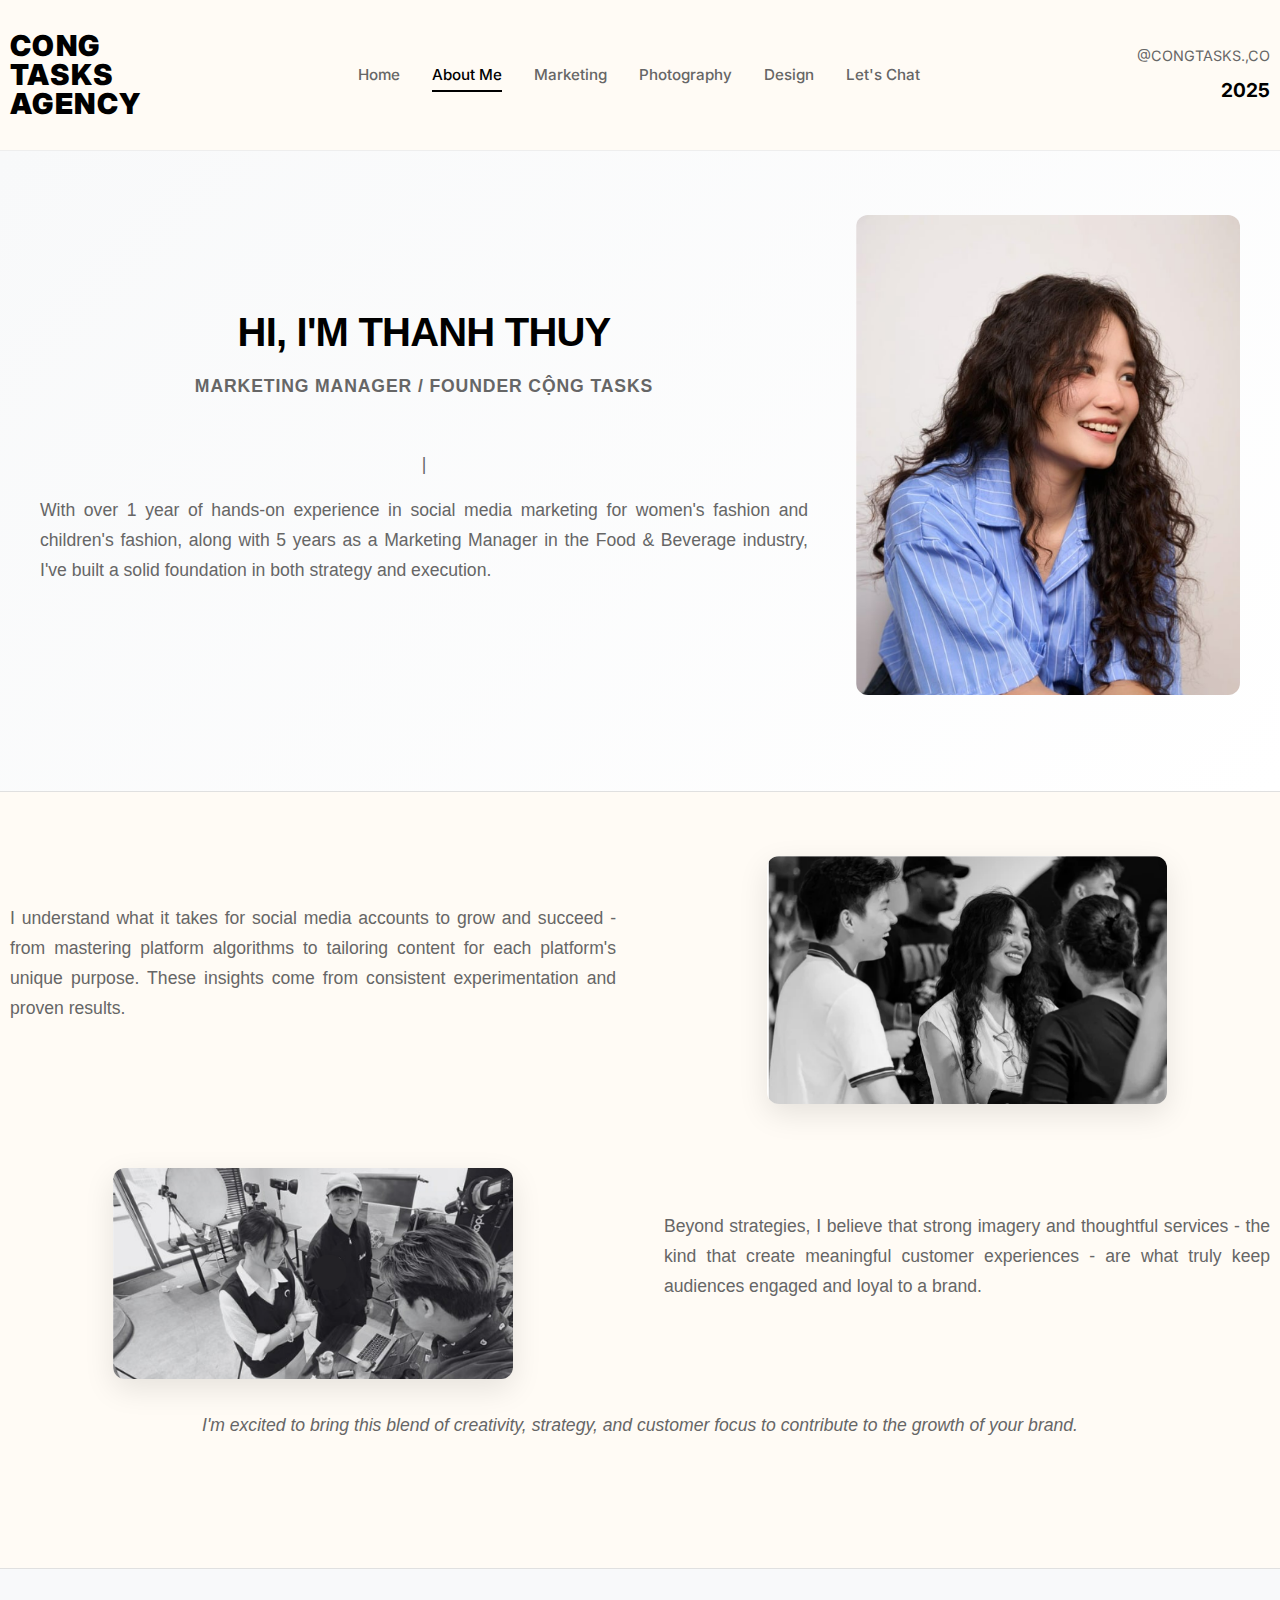
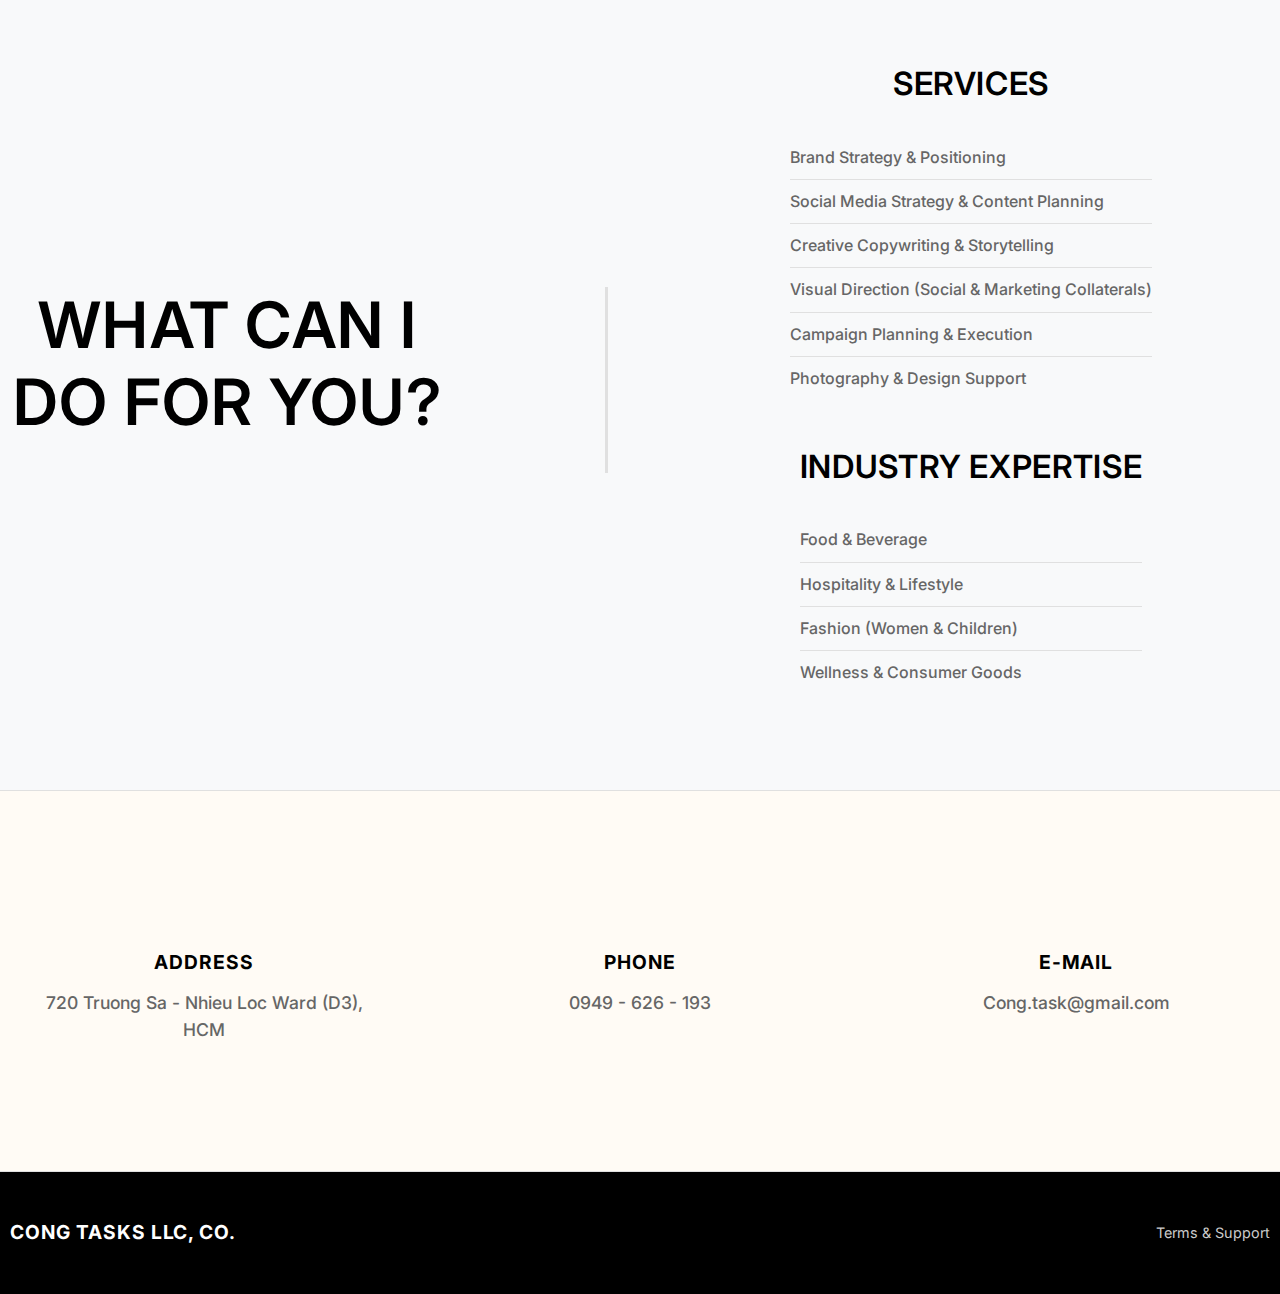
<file: congtasks-website/about.html>
<!DOCTYPE html>
<html lang="vi">
<head>

    <title>About Me - CONG TASKS AGENCY</title>
    <meta name="description" content="Learn about Thanh Thuy, Marketing Manager and Founder of CONG TASKS with experience in F&B and fashion marketing.">
    <link rel="stylesheet" href="css/style.css">
    <link rel="preconnect" href="https://fonts.googleapis.com">
    <link rel="preconnect" href="https://fonts.gstatic.com" crossorigin>
    <link href="https://fonts.googleapis.com/css2?family=Inter:wght@300;400;500;600;700;800;900&display=swap" rel="stylesheet">
</head>
<body>
    <!-- Header Section -->
    <header class="header">
        <div class="container">
            <div class="header-content">
                <div class="logo">
                    <h1><a href="index.html">CONG<br>TASKS<br>AGENCY</a></h1>
                </div>
                <nav class="main-nav">
                    <ul>
                        <li><a href="index.html">Home</a></li>
                        <li><a href="about.html" class="active">About Me</a></li>
                        <li><a href="marketing.html">Marketing</a></li>
                        <li><a href="photography.html">Photography</a></li>
                        <li><a href="design.html">Design</a></li>
                        <li><a href="contact.html">Let's Chat</a></li>
                    </ul>
                </nav>
                <div class="header-contact">
                    <span>@CONGTASKS.,CO</span>
                    <span class="year">2025</span>
                </div>
            </div>
        </div>
    </header>

    <!-- About Hero Section -->
    <section class="about-hero">
        <div class="container">
            <div class="about-hero-content">
                <div class="about-hero-content-left-collumn">
                    <h1 class="about-title">HI, I'M THANH THUY</h1>
                    <p class="about-subtitle">MARKETING MANAGER / FOUNDER CỘNG TASKS</p>
                    <div class="about-hero-symbol">
                        <p>|</p>
                    </div>
                    <p>With over 1 year of hands-on experience in social media marketing for women's fashion and children's fashion, along with 5 years as a Marketing Manager in the Food & Beverage industry, I've built a solid foundation in both strategy and execution.</p>
                </div>

                <div class="about-hero-content-right-collumn">
                    <img src="assets/images/Portrait.png" alt="Thanh Thuy - Founder CONG TASKS" />
                </div>
            </div>
        </div>
    </section>

    
    <!-- About Hero Section 2 -->
    <section class="about-hero-2">
        <div class="container">
            <div class="about-hero-content-2">                
                <div class="about-text-with-image">
                    <!-- Hàng 1: Text trái, Image phải -->
                    <div class="row-1">
                        <div class="text-left">
                            <p>I understand what it takes for social media accounts to grow and succeed - from mastering platform algorithms to tailoring content for each platform's unique purpose. These insights come from consistent experimentation and proven results.</p>
                        </div>
                        <div class="about-image-right">
                            <img src="assets/images/About_Me/aboutme_1.png" alt="About_Me_1_ThanhThuy" />
                        </div>
                    </div>
                    
                    <!-- Hàng 2: Image trái, Text phải -->
                    <div class="row-2">
                        <div class="about-image-left">
                            <img src="assets/images/About_Me/aboutme_2.png" alt="About_Me_2_ThanhThuy" />
                        </div>
                        <div class="text-right">
                            <p>Beyond strategies, I believe that strong imagery and thoughtful services - the kind that create meaningful customer experiences - are what truly keep audiences engaged and loyal to a brand.</p>
                        </div>
                    </div>
                </div>
                
                <div class="about-text-note">
                    <p>I'm excited to bring this blend of creativity, strategy, and customer focus to contribute to the growth of your brand.</p>
                </div>
            </div>
        </div>
    </section>
    
    <!-- Combined Services Section -->
    <section class="about-services-combined">
        <div class="container">
            <div class="services-content">
                <div class="what-can-i-do-column">
                    <h2>WHAT CAN I DO FOR YOU?</h2>
                </div>

                <div class="right-columns">
                    <div class="services-column">
                        <h2>SERVICES</h2>
                        <div class="services-list">
                            <p class="service-text">Brand Strategy & Positioning</p>
                            <p class="service-text">Social Media Strategy & Content Planning</p>
                            <p class="service-text">Creative Copywriting & Storytelling</p>
                            <p class="service-text">Visual Direction (Social & Marketing Collaterals)</p>
                            <p class="service-text">Campaign Planning & Execution</p>
                            <p class="service-text">Photography & Design Support</p>
                        </div>
                    </div>
                    
                    <div class="expertise-column">
                        <h2>INDUSTRY EXPERTISE</h2>
                        <div class="expertise-list">
                            <p class="expertise-text">Food & Beverage</p>
                            <p class="expertise-text">Hospitality & Lifestyle</p>
                            <p class="expertise-text">Fashion (Women & Children)</p>
                            <p class="expertise-text">Wellness & Consumer Goods</p>
                        </div>
                    </div>
                </div>
            </div>
        </div>
    </section>

    <!-- Contact Section -->
    <section class="contact">
        <div class="container">
            <div class="contact-grid">
                <div class="contact-item">
                    <h3>ADDRESS</h3>
                    <p>720 Truong Sa - Nhieu Loc Ward (D3), HCM</p>
                </div>
                
                <div class="contact-item">
                    <h3>PHONE</h3>
                    <p>0949 - 626 - 193</p>
                </div>
                
                <div class="contact-item">
                    <h3>E-MAIL</h3>
                    <p>Cong.task@gmail.com</p>
                </div>
            </div>
        </div>
    </section>

    <!-- Footer -->
    <footer class="footer">
        <div class="container">
            <div class="footer-content">
                <div class="footer-brand">
                    <h3>CONG TASKS LLC, CO.</h3>
                </div>
                <div class="footer-links">
                    <a href="#terms">Terms & Support</a>
                </div>
            </div>
        </div>
    </footer>

    <!-- JavaScript for enhanced interactions -->
    <script src="assets/script.js"></script>
</body>
</html>
</file>
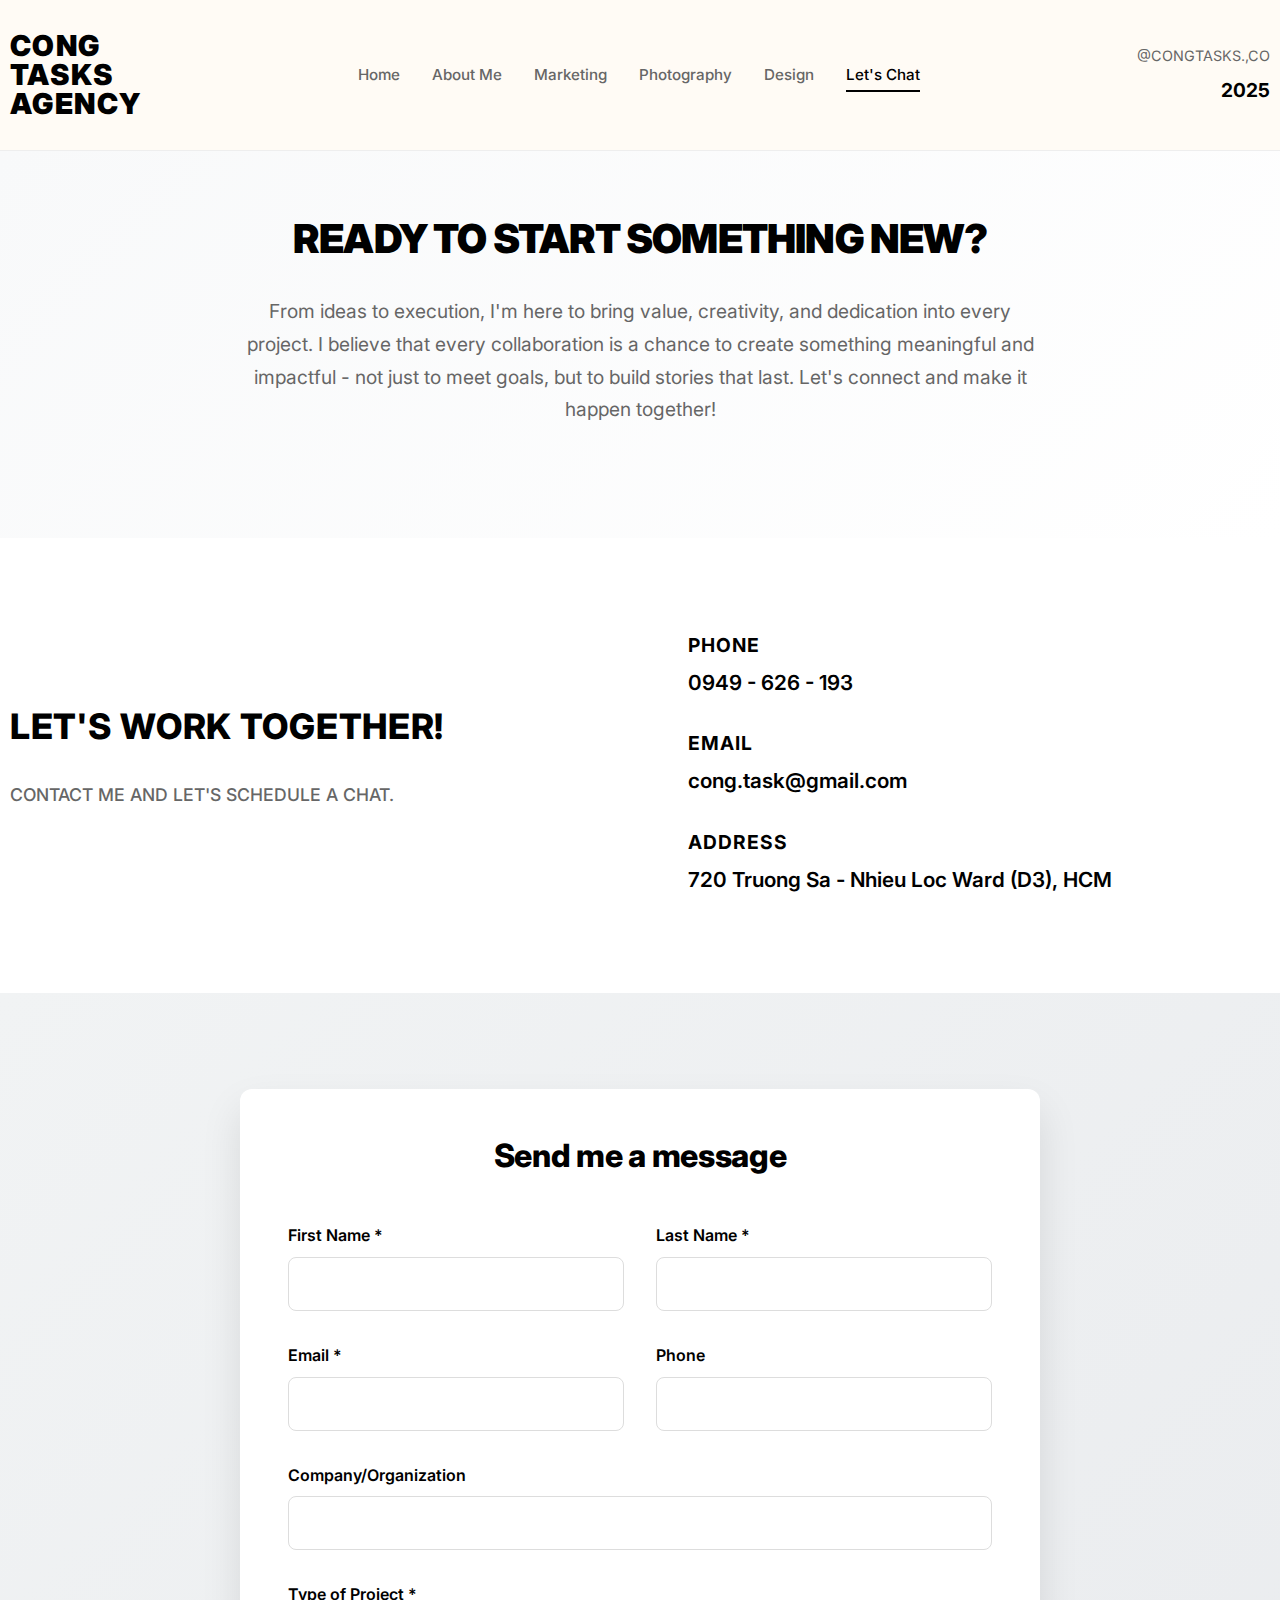
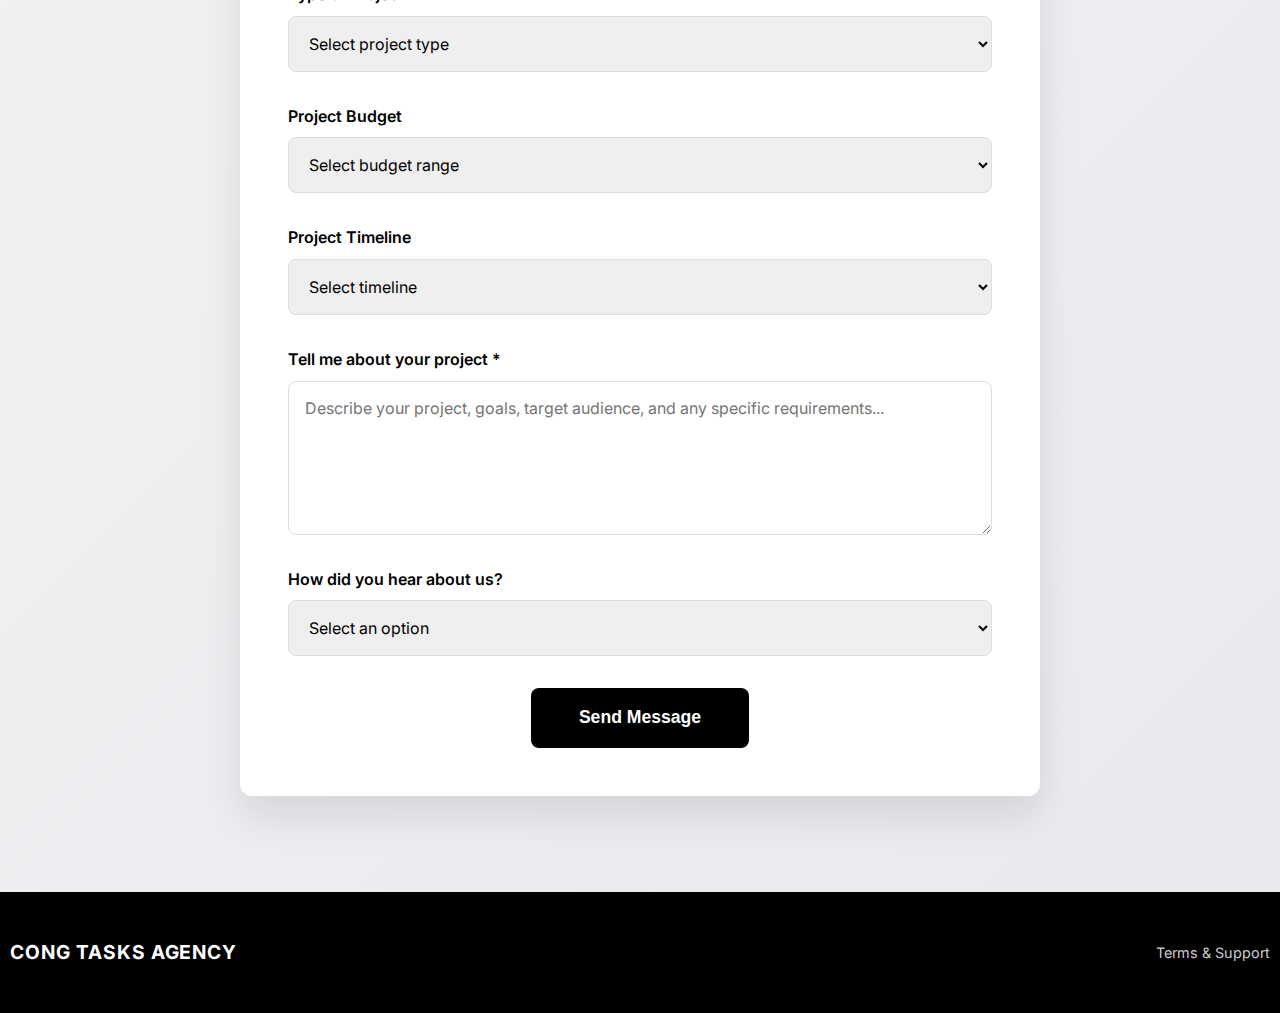
<file: congtasks-website/contact.html>
<!DOCTYPE html>
<html lang="vi">
<head>
    <meta charset="UTF-8">
    <meta name="viewport" content="width=device-width, initial-scale=1.0">
    <title>Let's Chat - CONG TASKS AGENCY</title>
    <meta name="description" content="Ready to start something new? Let's connect and make it happen together!">
    <link rel="stylesheet" href="css/style.css">
    <link rel="preconnect" href="https://fonts.googleapis.com">
    <link rel="preconnect" href="https://fonts.gstatic.com" crossorigin>
    <link href="https://fonts.googleapis.com/css2?family=Inter:wght@300;400;500;600;700;800;900&display=swap" rel="stylesheet">
</head>
<body>
    <!-- Header Section -->
    <header class="header">
        <div class="container">
            <div class="header-content">
                <div class="logo">
                    <h1><a href="index.html">CONG<br>TASKS<br>AGENCY</a></h1>
                </div>
                <nav class="main-nav">
                    <ul>
                        <li><a href="index.html">Home</a></li>
                        <li><a href="about.html">About Me</a></li>
                        <li><a href="marketing.html">Marketing</a></li>
                        <li><a href="photography.html">Photography</a></li>
                        <li><a href="design.html">Design</a></li>
                        <li><a href="contact.html" class="active">Let's Chat</a></li>
                    </ul>
                </nav>
                <div class="header-contact">
                    <span>@CONGTASKS.,CO</span>
                    <span class="year">2025</span>
                </div>
            </div>
        </div>
    </header>

    <!-- Contact Hero Section -->
    <section class="contact-hero">
        <div class="container">
            <div class="contact-hero-content">
                <h1 class="contact-title">READY TO START SOMETHING NEW?</h1>
                <p class="contact-description">From ideas to execution, I'm here to bring value, creativity, and dedication into every project. I believe that every collaboration is a chance to create something meaningful and impactful - not just to meet goals, but to build stories that last. Let's connect and make it happen together!</p>
            </div>
        </div>
    </section>

    <!-- Contact Information Section -->
    <section class="contact-info">
        <div class="container">
            <div class="contact-grid-large">
                <div class="contact-item-large">
                    <h2>LET'S WORK TOGETHER!</h2>
                    <p class="contact-cta">CONTACT ME AND LET'S SCHEDULE A CHAT.</p>
                </div>
                
                <div class="contact-details">
                    <div class="contact-detail">
                        <h3>PHONE</h3>
                        <p class="contact-number">0949 - 626 - 193</p>
                    </div>
                    
                    <div class="contact-detail">
                        <h3>EMAIL</h3>
                        <p class="contact-email">cong.task@gmail.com</p>
                    </div>
                    
                    <div class="contact-detail">
                        <h3>ADDRESS</h3>
                        <p class="contact-address">720 Truong Sa - Nhieu Loc Ward (D3), HCM</p>
                    </div>
                </div>
            </div>
        </div>
    </section>

    <!-- Contact Form Section -->
    <section class="contact-form-section">
        <div class="container">
            <div class="contact-form-container">
                <h2>Send me a message</h2>
                <form class="contact-form" id="contactForm">
                    <div class="form-row">
                        <div class="form-group">
                            <label for="firstName">First Name *</label>
                            <input type="text" id="firstName" name="firstName" required>
                        </div>
                        <div class="form-group">
                            <label for="lastName">Last Name *</label>
                            <input type="text" id="lastName" name="lastName" required>
                        </div>
                    </div>
                    
                    <div class="form-row">
                        <div class="form-group">
                            <label for="email">Email *</label>
                            <input type="email" id="email" name="email" required>
                        </div>
                        <div class="form-group">
                            <label for="phone">Phone</label>
                            <input type="tel" id="phone" name="phone">
                        </div>
                    </div>
                    
                    <div class="form-group">
                        <label for="company">Company/Organization</label>
                        <input type="text" id="company" name="company">
                    </div>
                    
                    <div class="form-group">
                        <label for="projectType">Type of Project *</label>
                        <select id="projectType" name="projectType" required>
                            <option value="">Select project type</option>
                            <option value="branding">Brand Strategy & Positioning</option>
                            <option value="social-media">Social Media Strategy</option>
                            <option value="photography">Photography</option>
                            <option value="design">Design & Visual Identity</option>
                            <option value="marketing">Marketing Campaign</option>
                            <option value="consultation">Consultation</option>
                            <option value="other">Other</option>
                        </select>
                    </div>
                    
                    <div class="form-group">
                        <label for="budget">Project Budget</label>
                        <select id="budget" name="budget">
                            <option value="">Select budget range</option>
                            <option value="under-5m">Under 5M VND</option>
                            <option value="5m-15m">5M - 15M VND</option>
                            <option value="15m-30m">15M - 30M VND</option>
                            <option value="30m-50m">30M - 50M VND</option>
                            <option value="over-50m">Over 50M VND</option>
                            <option value="discuss">Let's discuss</option>
                        </select>
                    </div>
                    
                    <div class="form-group">
                        <label for="timeline">Project Timeline</label>
                        <select id="timeline" name="timeline">
                            <option value="">Select timeline</option>
                            <option value="asap">ASAP</option>
                            <option value="1-month">Within 1 month</option>
                            <option value="2-3-months">2-3 months</option>
                            <option value="3-6-months">3-6 months</option>
                            <option value="6-months-plus">6+ months</option>
                            <option value="flexible">Flexible</option>
                        </select>
                    </div>
                    
                    <div class="form-group">
                        <label for="message">Tell me about your project *</label>
                        <textarea id="message" name="message" rows="6" placeholder="Describe your project, goals, target audience, and any specific requirements..." required></textarea>
                    </div>
                    
                    <div class="form-group">
                        <label for="hearAbout">How did you hear about us?</label>
                        <select id="hearAbout" name="hearAbout">
                            <option value="">Select an option</option>
                            <option value="google">Google Search</option>
                            <option value="social-media">Social Media</option>
                            <option value="referral">Referral</option>
                            <option value="website">Website</option>
                            <option value="networking">Networking Event</option>
                            <option value="existing-client">Existing Client</option>
                            <option value="other">Other</option>
                        </select>
                    </div>
                    
                    <button type="submit" class="submit-btn">Send Message</button>
                </form>
            </div>
        </div>
    </section>

    <!-- Footer -->
    <footer class="footer">
        <div class="container">
            <div class="footer-content">
                <div class="footer-brand">
                    <h3>CONG TASKS AGENCY</h3>
                </div>
                <div class="footer-links">
                    <a href="#terms">Terms & Support</a>
                </div>
            </div>
        </div>
    </footer>

    <!-- JavaScript for enhanced interactions -->
    <script src="assets/script.js"></script>
    <script>
        // Contact form handling
        document.getElementById('contactForm').addEventListener('submit', function(e) {
            e.preventDefault();
            
            // Get form data
            const formData = new FormData(this);
            const data = Object.fromEntries(formData);
            
            // Simple validation
            if (!data.firstName || !data.lastName || !data.email || !data.projectType || !data.message) {
                alert('Please fill in all required fields.');
                return;
            }
            
            // Show success message (in real implementation, you would send this to a server)
            alert('Thank you for your message! I will get back to you within 24 hours.');
            
            // Reset form
            this.reset();
        });
        
        // Click to copy contact info
        document.querySelectorAll('.contact-number, .contact-email, .contact-address').forEach(element => {
            element.style.cursor = 'pointer';
            element.title = 'Click to copy';
            
            element.addEventListener('click', function() {
                const text = this.textContent.trim();
                navigator.clipboard.writeText(text).then(function() {
                    const originalText = element.textContent;
                    element.textContent = 'Copied!';
                    element.style.color = '#4CAF50';
                    
                    setTimeout(() => {
                        element.textContent = originalText;
                        element.style.color = '';
                    }, 1500);
                }).catch(function() {
                    console.log('Copy failed');
                });
            });
        });
    </script>
</body>
</html>
</file>
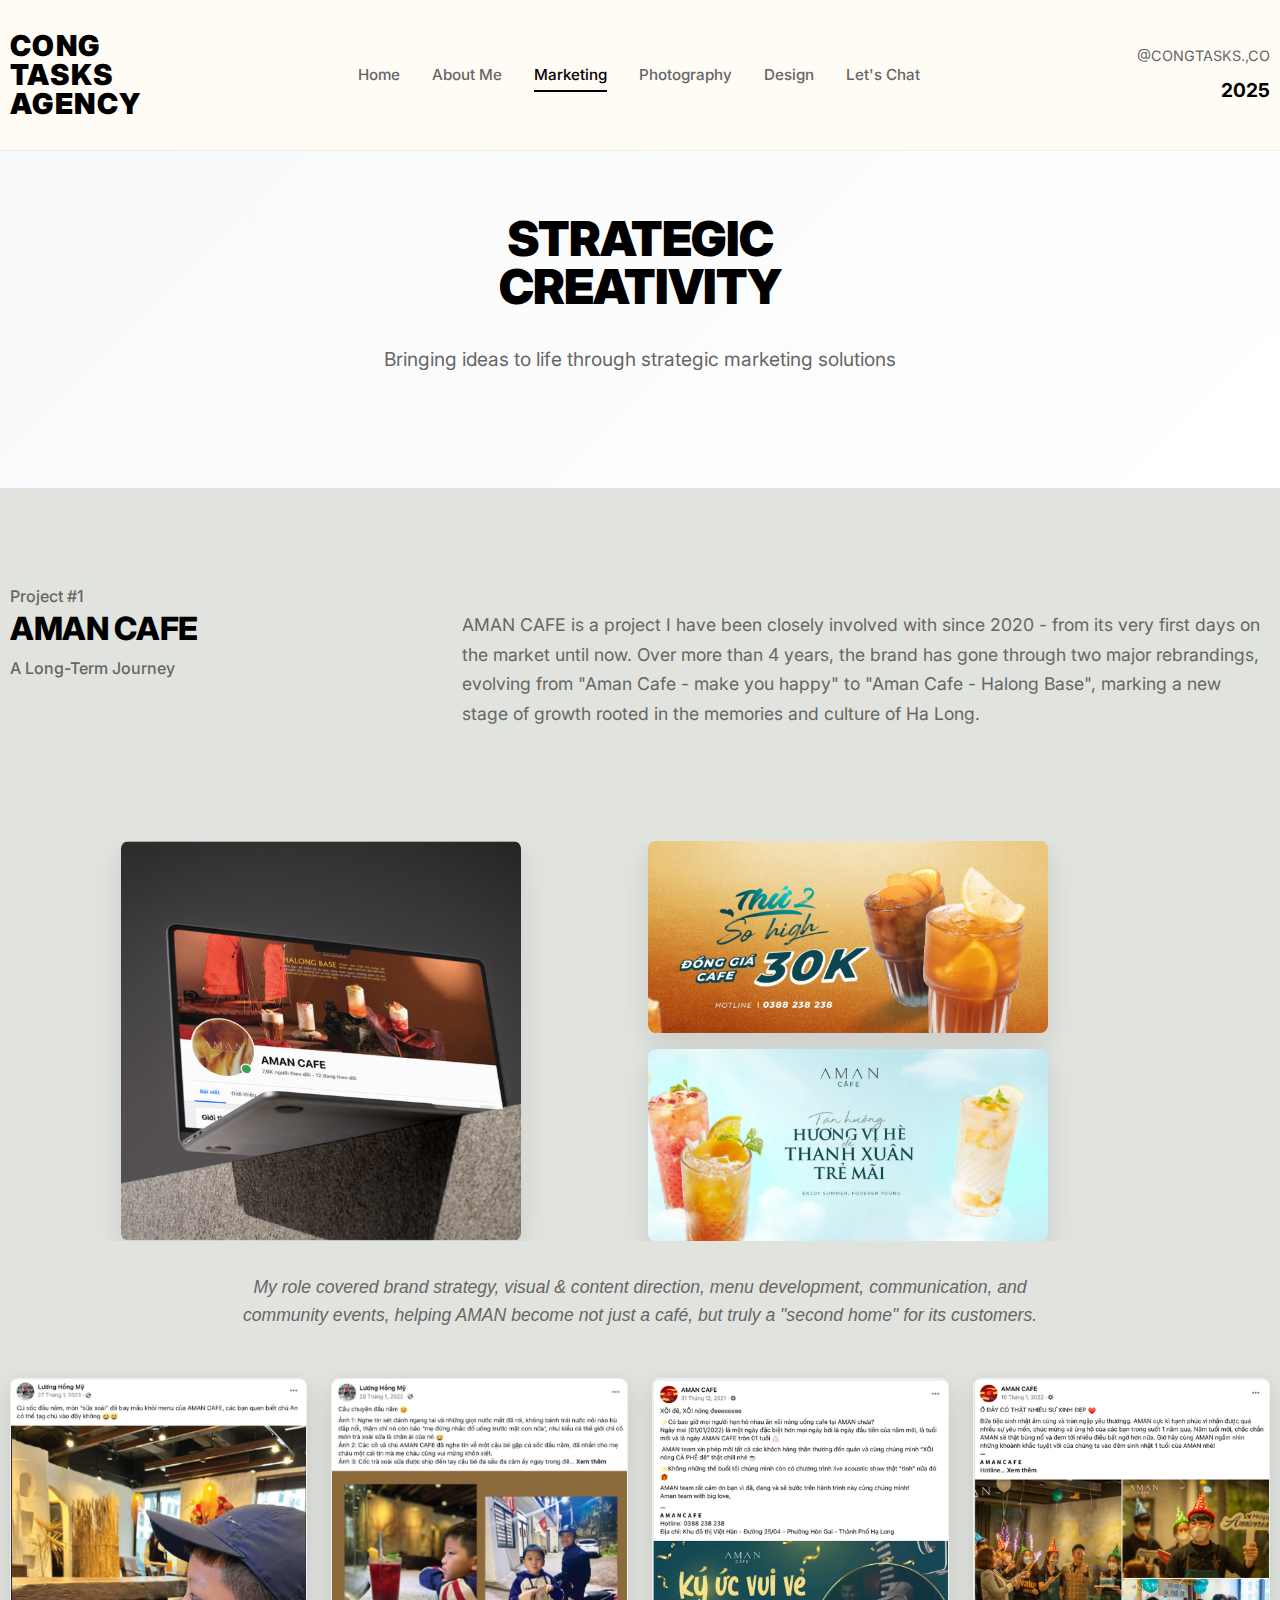
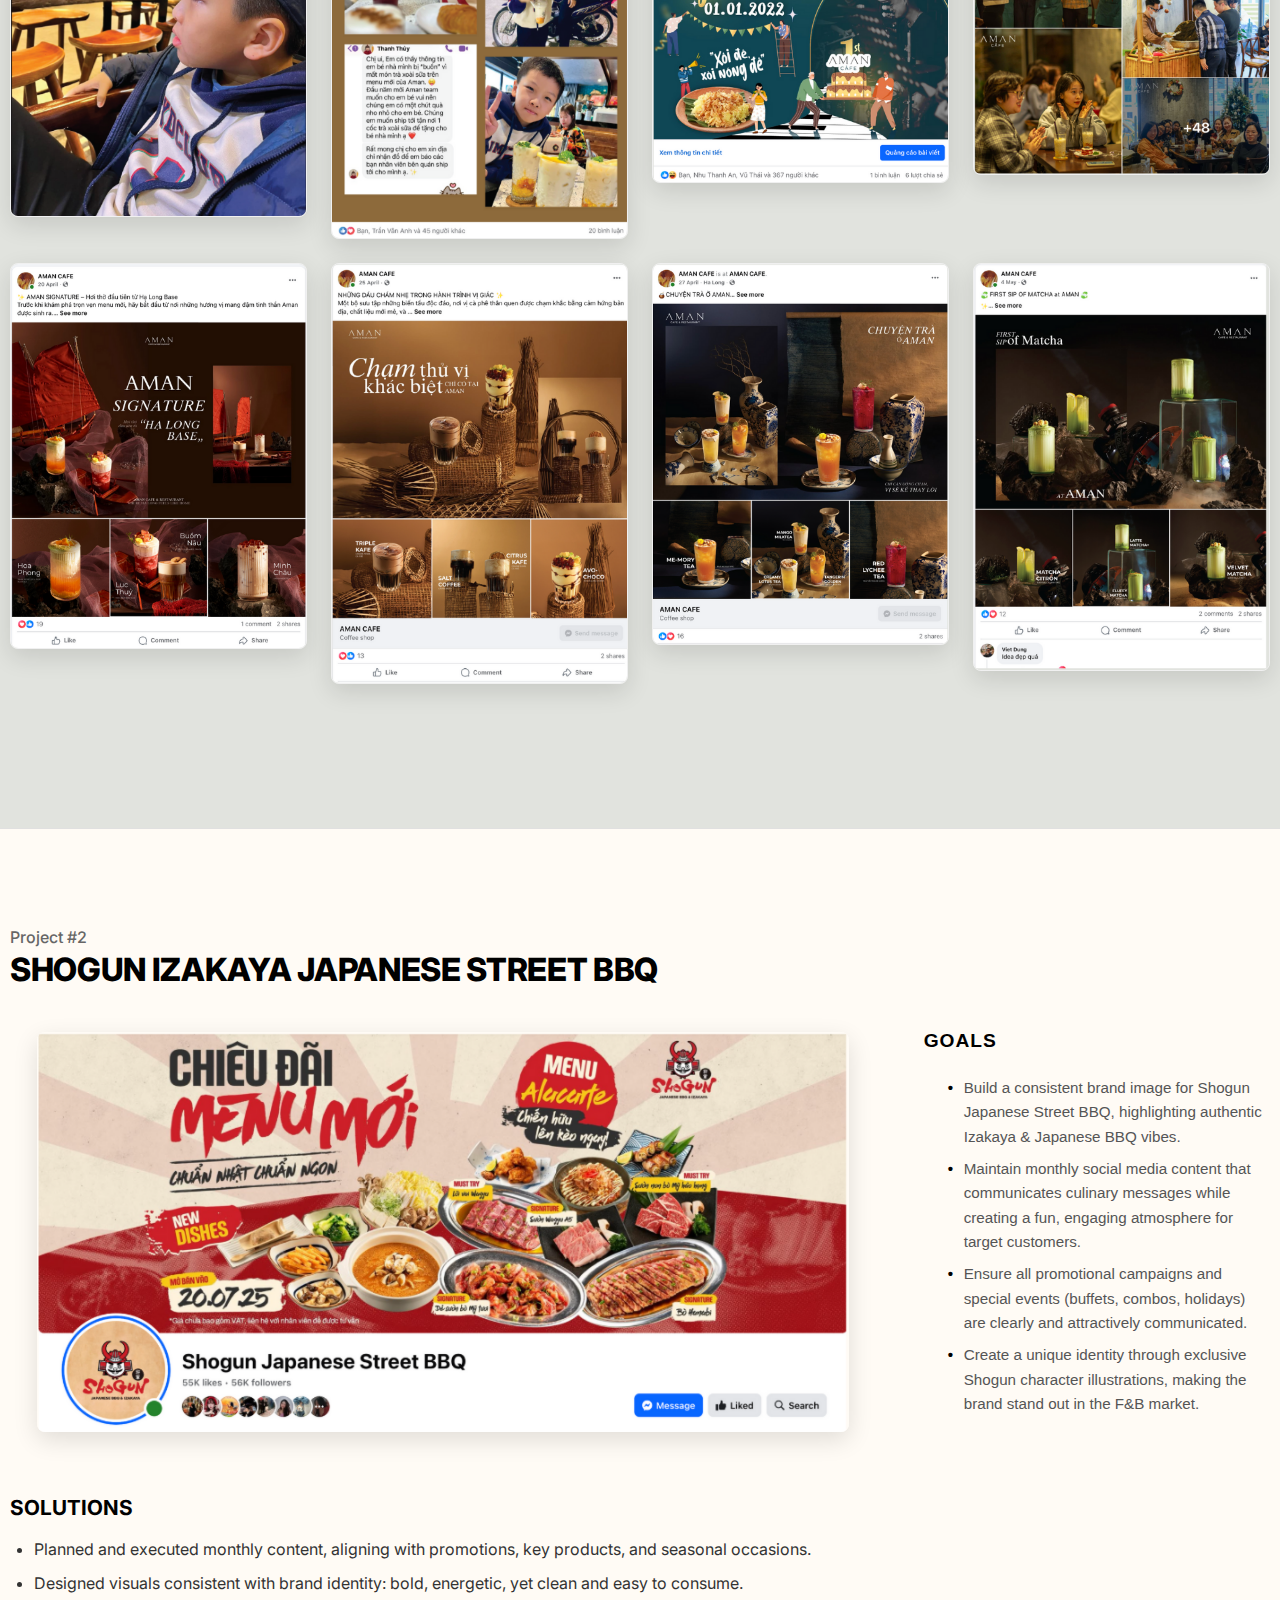
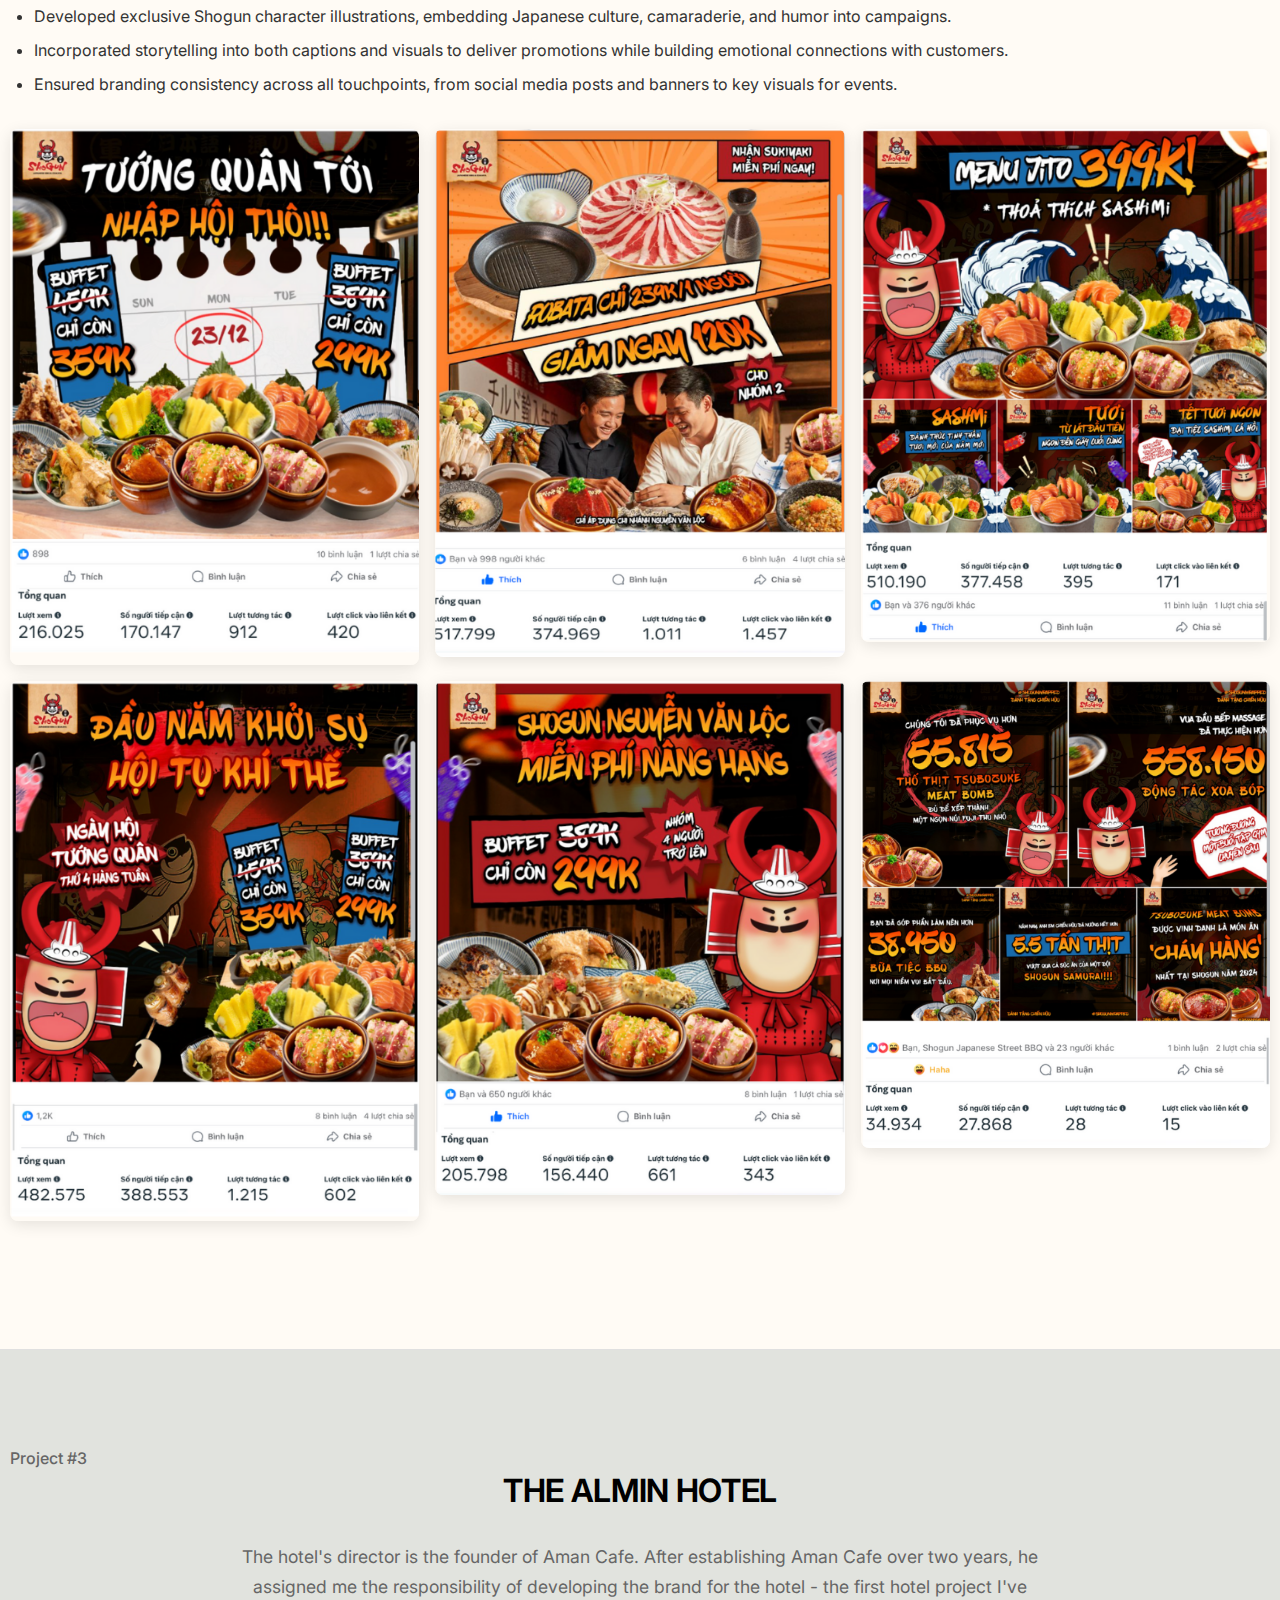
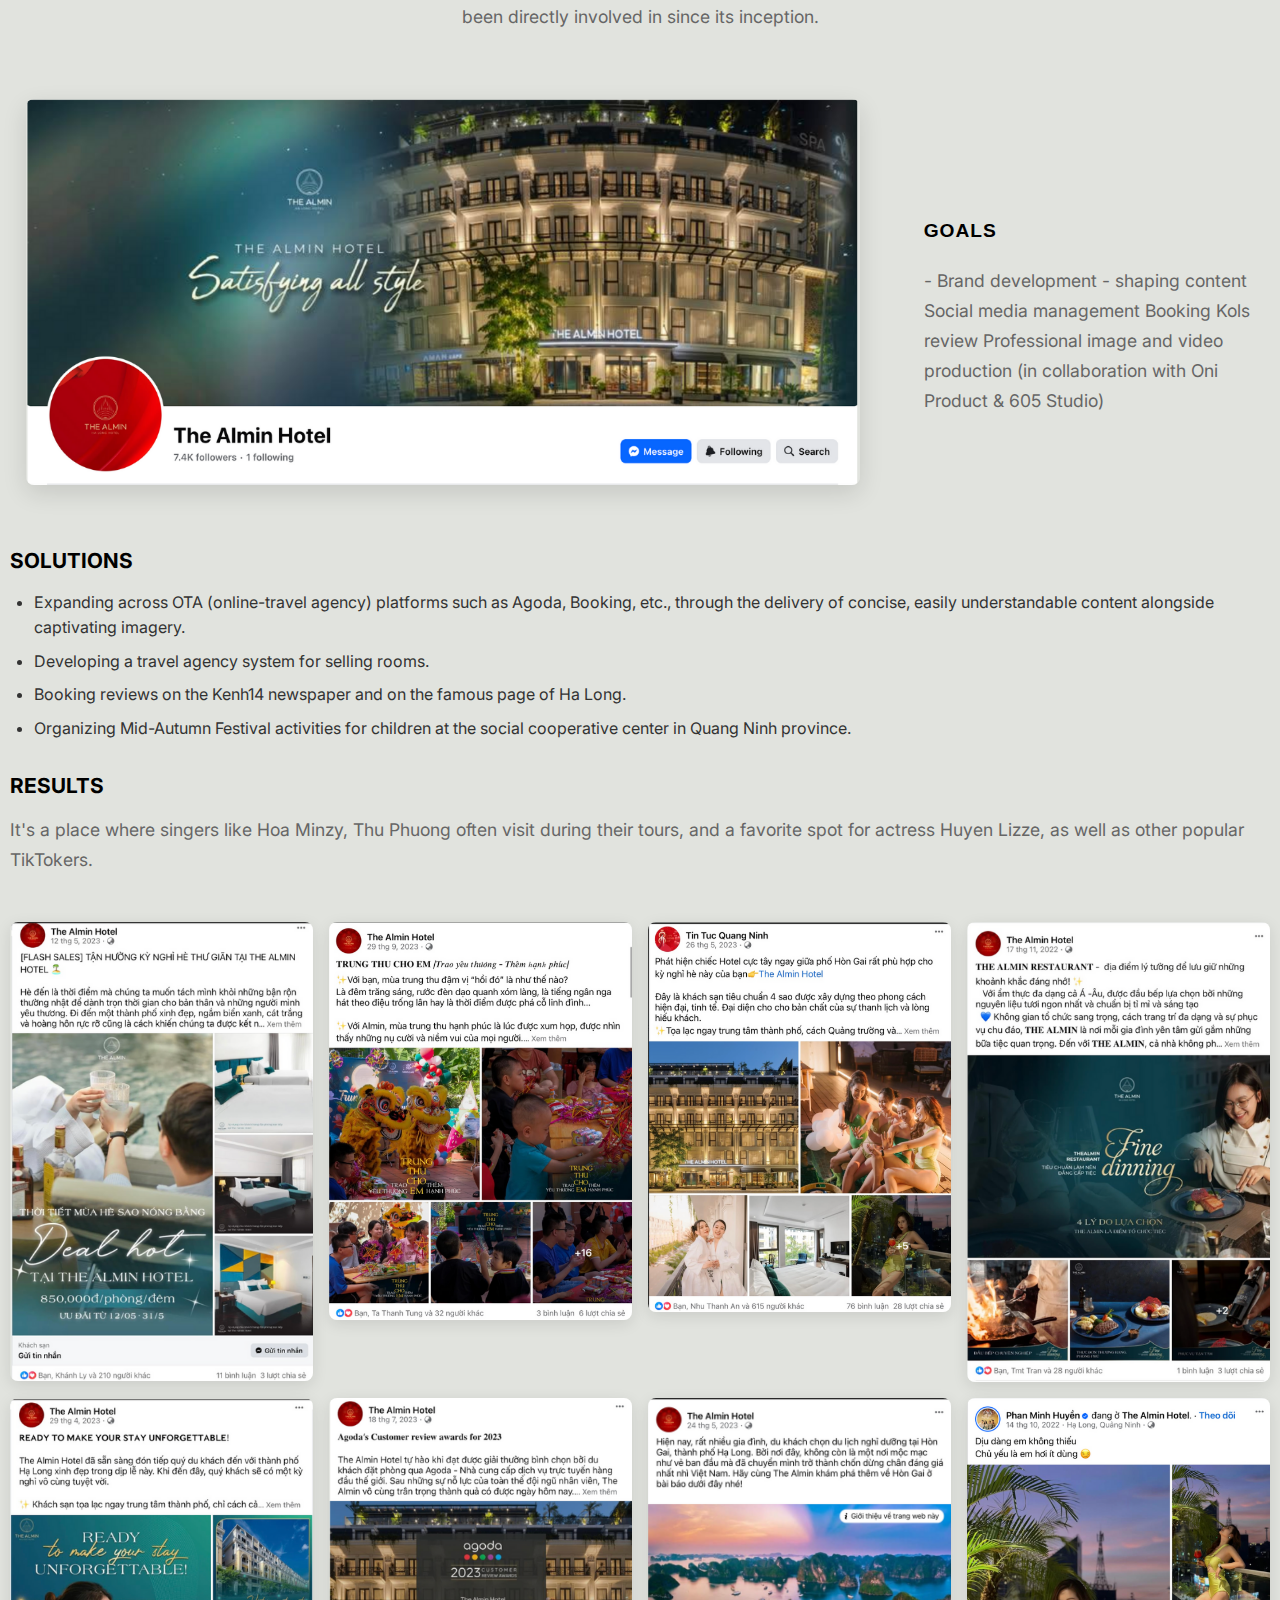
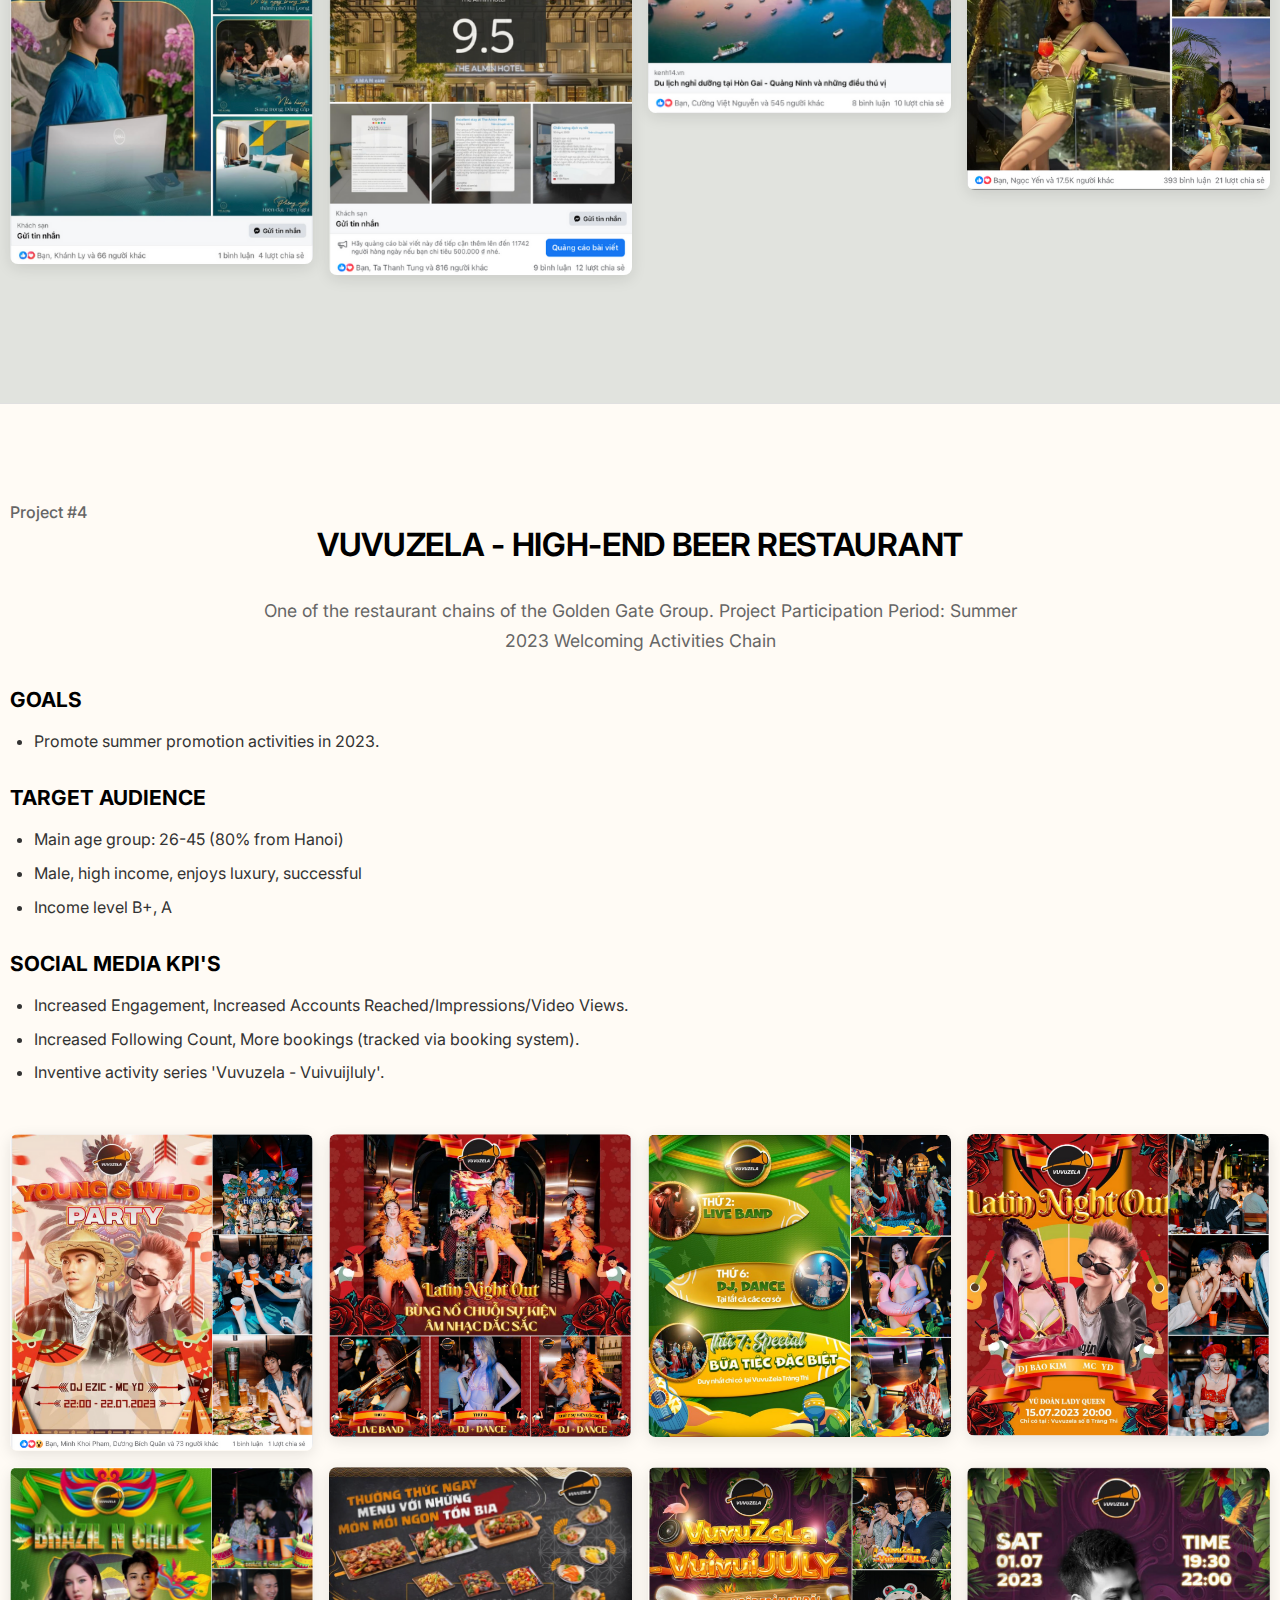
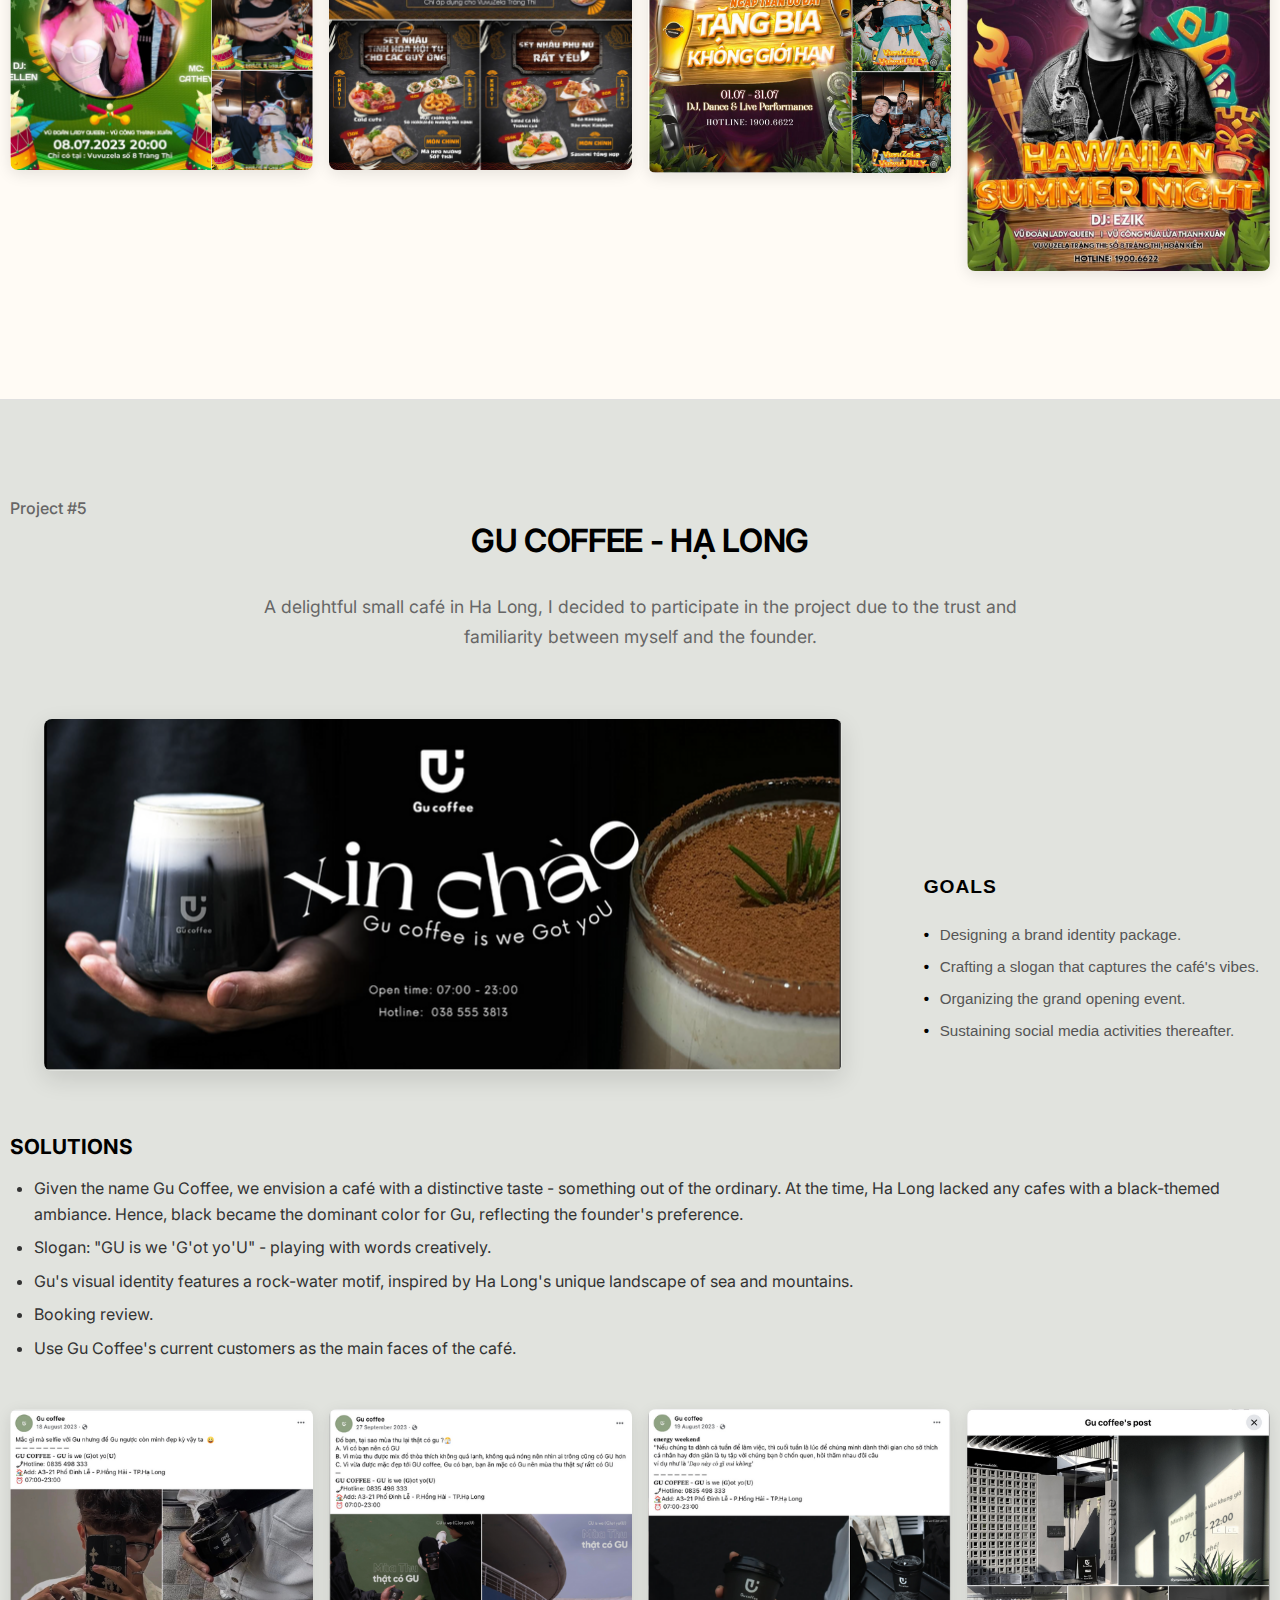
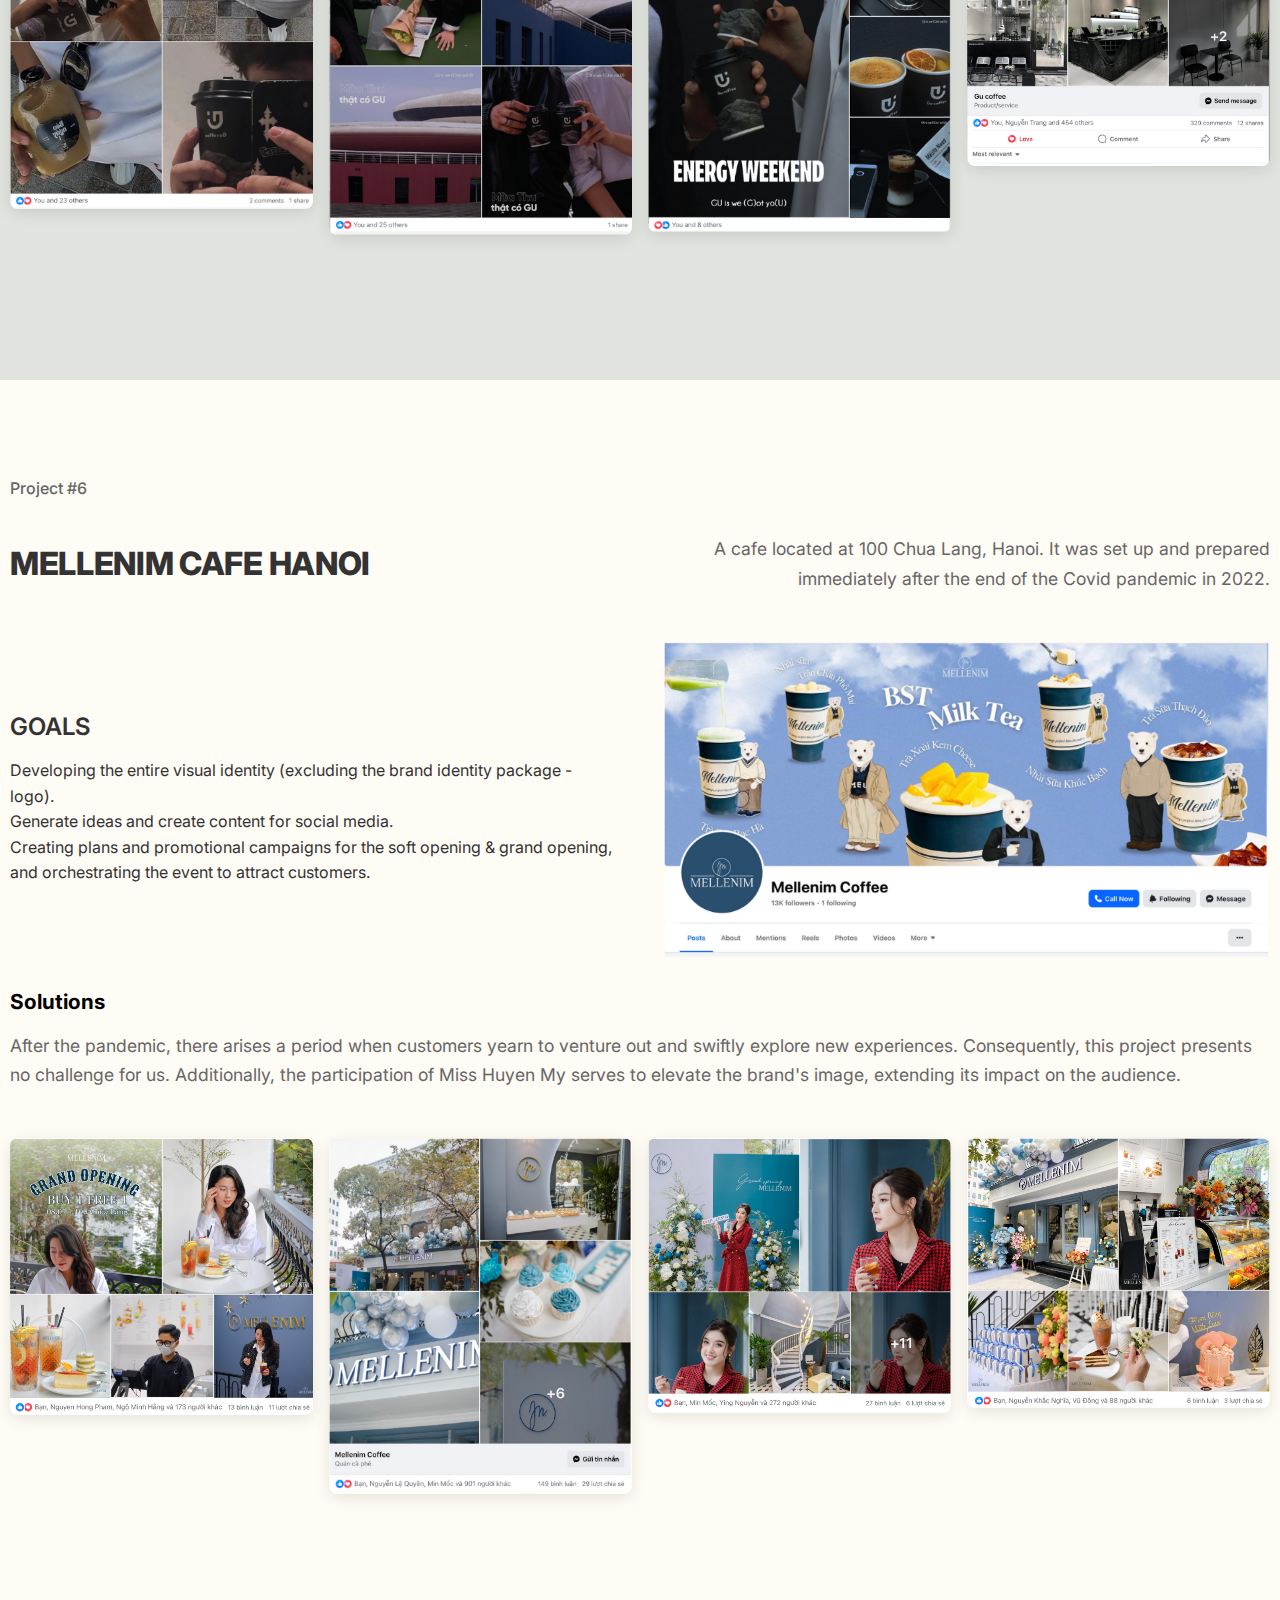
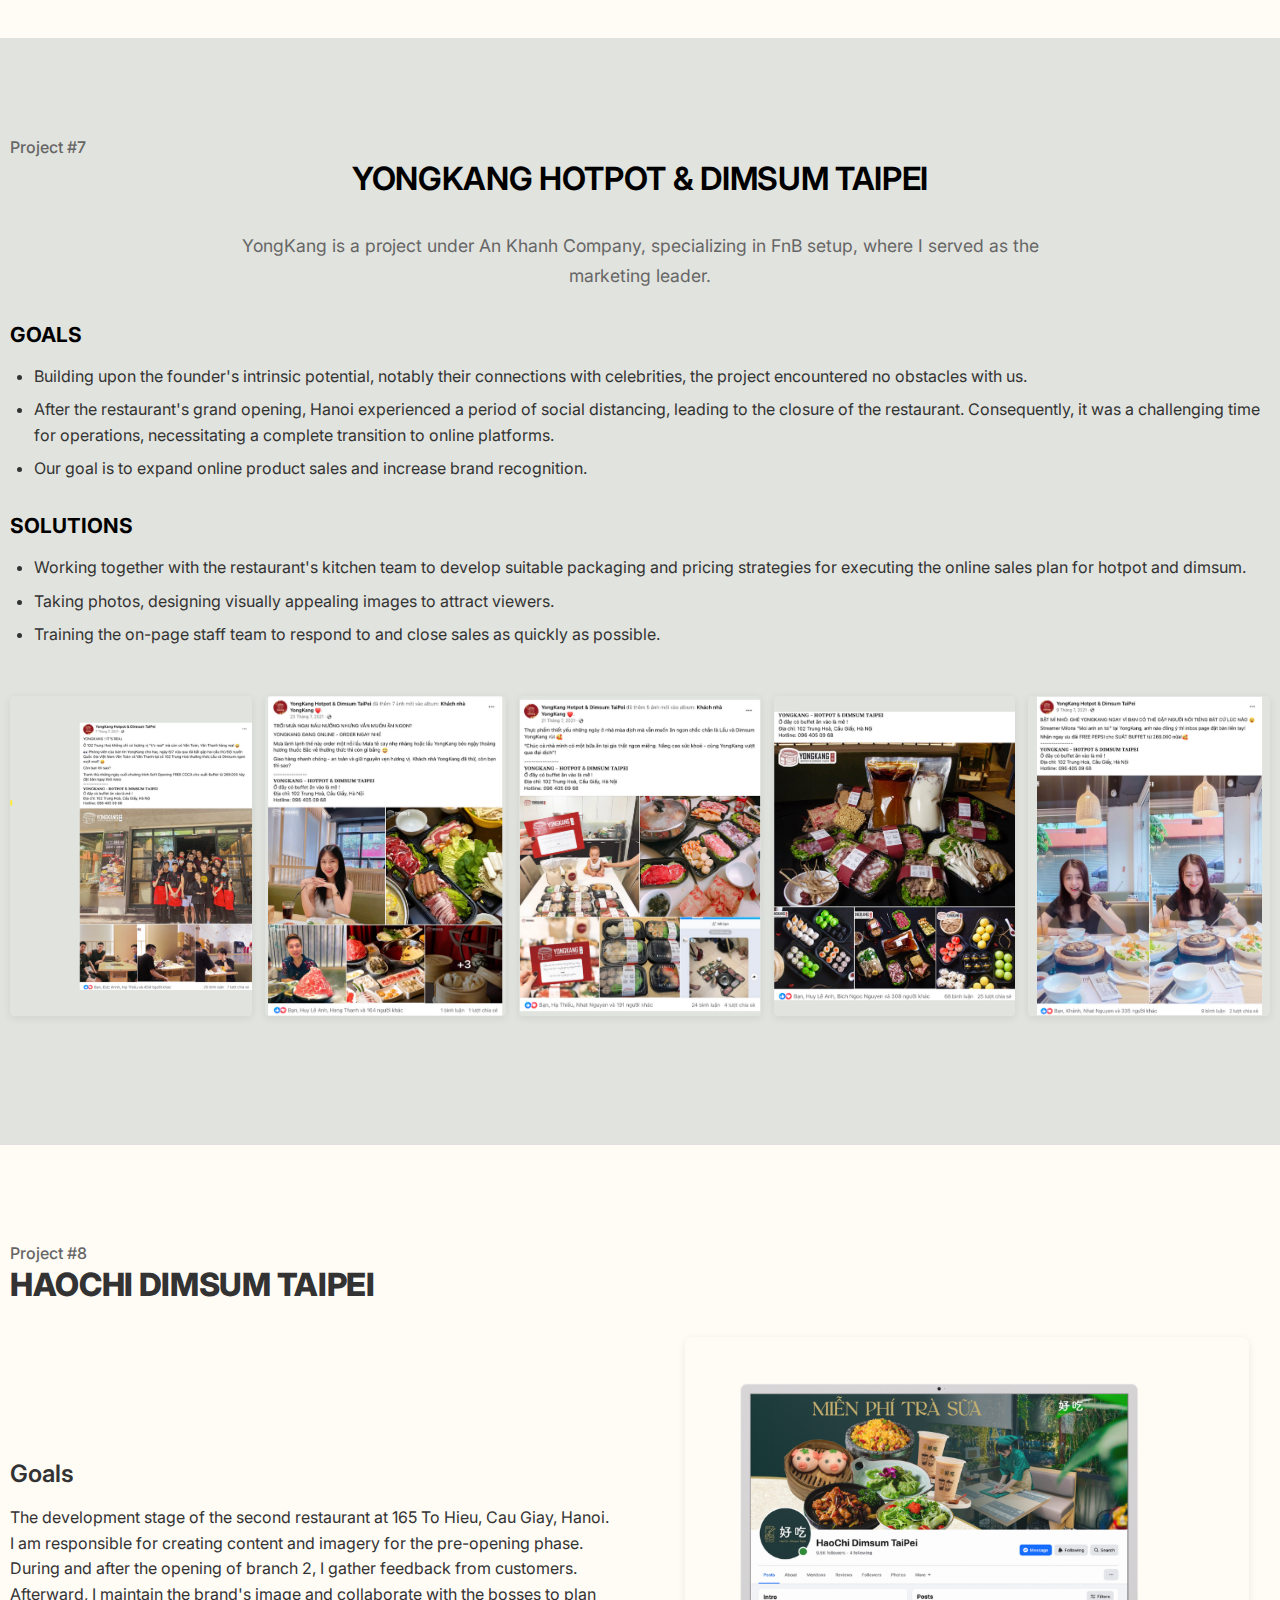
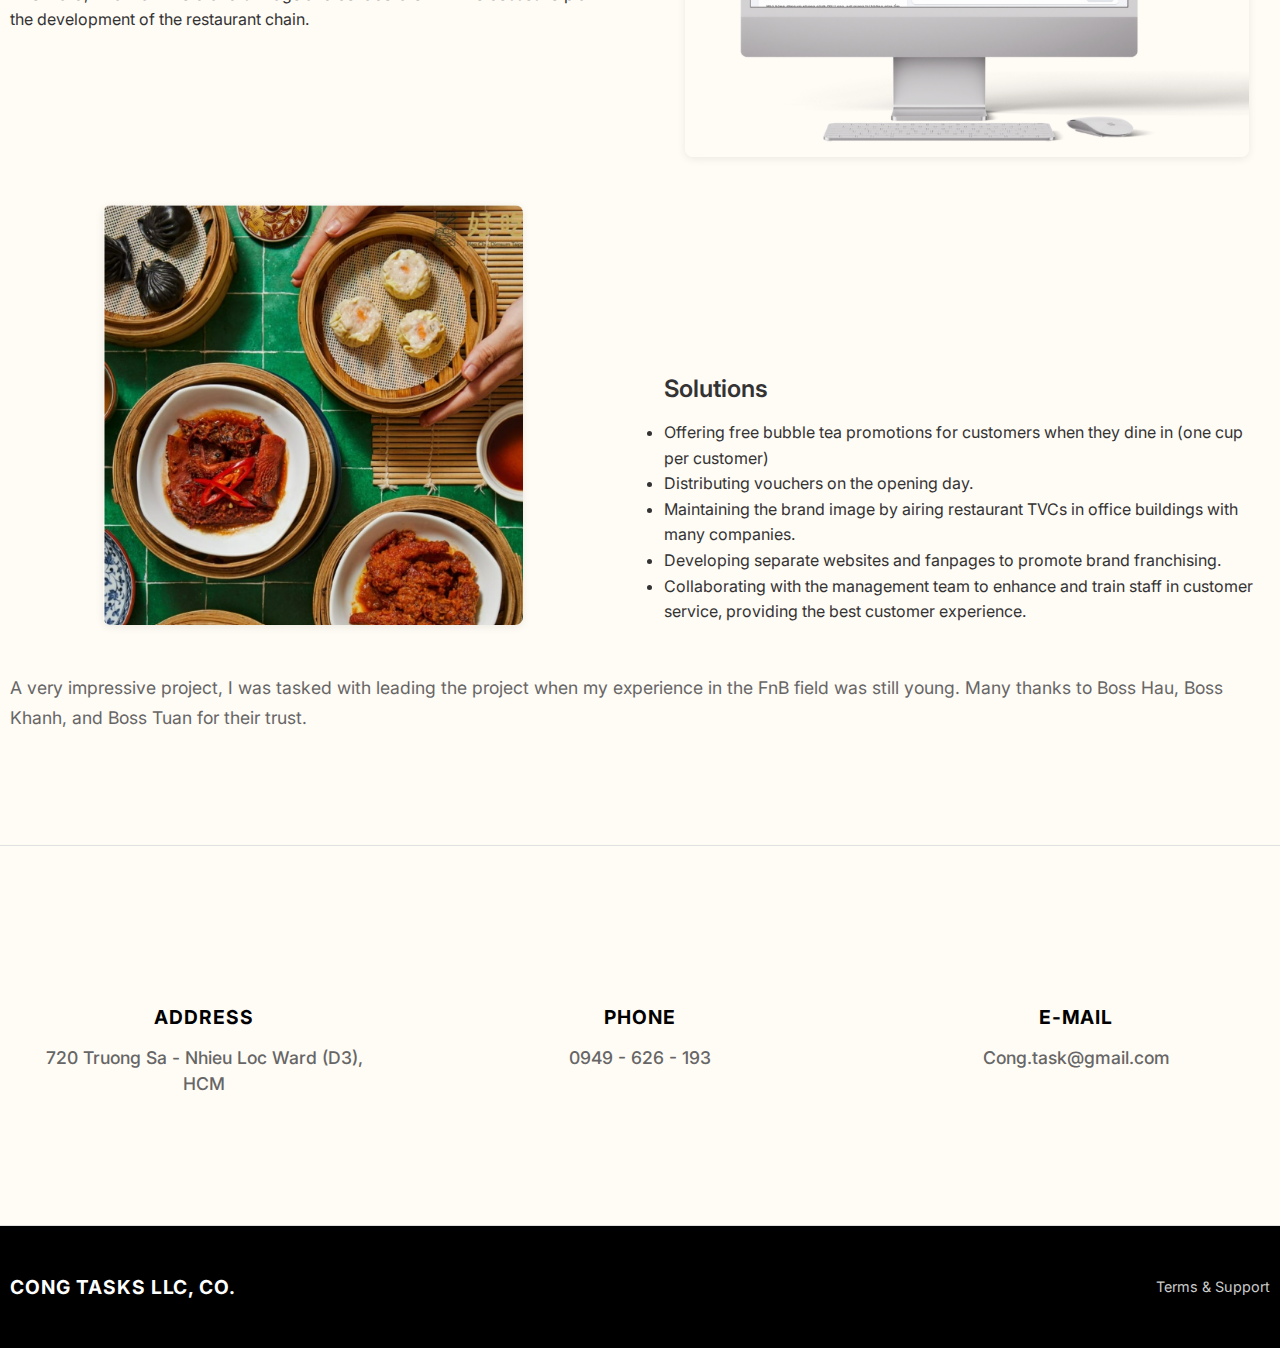
<file: congtasks-website/marketing.html>
<!DOCTYPE html>
<html lang="vi">
<head>
    <meta charset="UTF-8">
    <meta name="viewport" content="width=device-width, initial-scale=1.0">
    <title>Marketing Portfolio - CONG TASKS AGENCY</title>
    <meta name="description" content="Explore our strategic creativity in marketing projects for F&B and hospitality brands.">
    <link rel="stylesheet" href="css/style.css">
    <link rel="preconnect" href="https://fonts.googleapis.com">
    <link rel="preconnect" href="https://fonts.gstatic.com" crossorigin>
    <link href="https://fonts.googleapis.com/css2?family=Inter:wght@300;400;500;600;700;800;900&display=swap" rel="stylesheet">
</head>
<body>
    <!-- Header Section -->
    <header class="header">
        <div class="container">
            <div class="header-content">
                <div class="logo">
                    <h1><a href="index.html">CONG<br>TASKS<br>AGENCY</a></h1>
                </div>
                <nav class="main-nav">
                    <ul>
                        <li><a href="index.html">Home</a></li>
                        <li><a href="about.html">About Me</a></li>
                        <li><a href="marketing.html" class="active">Marketing</a></li>
                        <li><a href="photography.html">Photography</a></li>
                        <li><a href="design.html">Design</a></li>
                        <li><a href="contact.html">Let's Chat</a></li>
                    </ul>
                </nav>
                <div class="header-contact">
                    <span>@CONGTASKS.,CO</span>
                    <span class="year">2025</span>
                </div>
            </div>
        </div>
    </header>

    <!-- Marketing Hero Section -->
    <section class="marketing-hero">
        <div class="container">
            <div class="marketing-hero-content">
                <h1 class="marketing-title">STRATEGIC<br>CREATIVITY</h1>
                <p class="marketing-subtitle">Bringing ideas to life through strategic marketing solutions</p>
            </div>
        </div>
    </section>

    <!-- Project 1: AMAN CAFE -->
    <section class="project-section light-green-section">
        <div class="container">
            <div class="project-card">
                <span class="project-number">Project #1</span>
                <div class="project-info">
                    <div class="project-header">
                        <h2>AMAN CAFE</h2>
                        <span class="project-subtitle">A Long-Term Journey</span>
                    </div>
                    <div class="project-content">
                        <p>AMAN CAFE is a project I have been closely involved with since 2020 - from its very first days on the market until now. Over more than 4 years, the brand has gone through two major rebrandings, evolving from "Aman Cafe - make you happy" to "Aman Cafe - Halong Base", marking a new stage of growth rooted in the memories and culture of Ha Long.</p>
                    </div>
                </div>
            </div>
            <div class="project-image">
                <div class="aman-image-left">
                    <img src="assets/images/Marketing/Aman/Product_1.png" alt="AMAN CAFE Project" />
                </div>
                <div class="aman-image-right">
                    <img src="assets/images/Marketing/Aman/Product_2.png" alt="AMAN CAFE Project" />
                    <img src="assets/images/Marketing/Aman/Product_3.png" alt="AMAN CAFE Project" />
                </div>
            </div>
            <p class="aman-role-description">My role covered brand strategy, visual & content direction, menu development, communication, and community events, helping AMAN become not just a café, but truly a "second home" for its customers.</p>

            <div class="aman-project-review">
                <img src="assets/images/Marketing/Aman/review_1.png" alt="AMAN CAFE Project Review" />
                <img src="assets/images/Marketing/Aman/review_2.png" alt="AMAN CAFE Project Review" />
                <img src="assets/images/Marketing/Aman/review_3.png" alt="AMAN CAFE Project Review" />
                <img src="assets/images/Marketing/Aman/review_4.png" alt="AMAN CAFE Project Review" />
                <img src="assets/images/Marketing/Aman/review_5.png" alt="AMAN CAFE Project Review" />
                <img src="assets/images/Marketing/Aman/review_6.png" alt="AMAN CAFE Project Review" />
                <img src="assets/images/Marketing/Aman/review_7.png" alt="AMAN CAFE Project Review" />
                <img src="assets/images/Marketing/Aman/review_8.png" alt="AMAN CAFE Project Review" />
            </div>
        </div>
    </section>

    <!-- Project 2: SHOGUN IZAKAYA -->
    <section class="project-section light-orange-section">
        <div class="container">
            <div class="project-card">
                <span class="project-number">Project #2</span>
                <div class="project-header">
                    <h2>SHOGUN IZAKAYA JAPANESE STREET BBQ</h2>
                </div>
                <div class="project-details">
                    <div class="project-goals">
                        <div class="project-goals-left">
                            <img src="assets/images/Marketing/Shogun/menu.png" alt="Shogun-Menu" />
                        </div>
                        <div class="project-goals-right">
                            <h3>GOALS</h3>
                            <ul>
                                <li>Build a consistent brand image for Shogun Japanese Street BBQ, highlighting authentic Izakaya & Japanese BBQ vibes.</li>
                                <li>Maintain monthly social media content that communicates culinary messages while creating a fun, engaging atmosphere for target customers.</li>
                                <li>Ensure all promotional campaigns and special events (buffets, combos, holidays) are clearly and attractively communicated.</li>
                                <li>Create a unique identity through exclusive Shogun character illustrations, making the brand stand out in the F&B market.</li>
                            </ul>
                        </div>
                        
                    </div>
                    <div class="project-solutions">
                        <h3>SOLUTIONS</h3>
                        <ul>
                            <li>Planned and executed monthly content, aligning with promotions, key products, and seasonal occasions.</li>
                            <li>Designed visuals consistent with brand identity: bold, energetic, yet clean and easy to consume.</li>
                            <li>Developed exclusive Shogun character illustrations, embedding Japanese culture, camaraderie, and humor into campaigns.</li>
                            <li>Incorporated storytelling into both captions and visuals to deliver promotions while building emotional connections with customers.</li>
                            <li>Ensured branding consistency across all touchpoints, from social media posts and banners to key visuals for events.</li>
                        </ul>
                    </div>
                </div>
                <div class="shogun-project-image">
                    <img src="assets/images/Marketing/Shogun/promotion1.png" alt="SHOGUN IZAKAYA Project" />
                    <img src="assets/images/Marketing/Shogun/promotion2.png" alt="SHOGUN IZAKAYA Project" />
                    <img src="assets/images/Marketing/Shogun/promotion3.png" alt="SHOGUN IZAKAYA Project" />
                    <img src="assets/images/Marketing/Shogun/promotion4.png" alt="SHOGUN IZAKAYA Project" />
                    <img src="assets/images/Marketing/Shogun/promotion5.png" alt="SHOGUN IZAKAYA Project" />
                    <img src="assets/images/Marketing/Shogun/promotion6.png" alt="SHOGUN IZAKAYA Project" />
                </div>
            </div>
        </div>
    </section>

    <!-- Project 3: THE ALMIN HOTEL -->
    <section class="project-section light-green-section">
        <div class="container">
            <div class="project-card">
                <div class="almin-project-header">
                    <span class="project-number">Project #3</span>
                    <h2>THE ALMIN HOTEL</h2>
                </div>
                <div class="project-content">
                    <p class="almin-intro-text">The hotel's director is the founder of Aman Cafe. After establishing Aman Cafe over two years, he assigned me the responsibility of developing the brand for the hotel - the first hotel project I've been directly involved in since its inception.</p>
                    <div class="project-goals">
                        <div class="project-goals-left">
                            <img src="assets/images/Marketing/Almin/fanpage.png" alt="THE ALMIN HOTEL Project" />
                        </div>
                        <div class="project-goals-right">
                            <div class="almin-project-goals-right">
                                <h3>GOALS</h3>
                                <p>- Brand development - shaping content Social media management Booking Kols review Professional image and video production (in collaboration with Oni Product & 605 Studio)</p>
                            </div>
                        </div>
                    </div>
                    <div class="project-details">

                        <h3>SOLUTIONS</h3>
                        <ul>
                            <li>Expanding across OTA (online-travel agency) platforms such as Agoda, Booking, etc., through the delivery of concise, easily understandable content alongside captivating imagery.</li>
                            <li>Developing a travel agency system for selling rooms.</li>
                            <li>Booking reviews on the Kenh14 newspaper and on the famous page of Ha Long.</li>
                            <li>Organizing Mid-Autumn Festival activities for children at the social cooperative center in Quang Ninh province.</li>
                        </ul>
                        <h3>RESULTS</h3>
                        <p>It's a place where singers like Hoa Minzy, Thu Phuong often visit during their tours, and a favorite spot for actress Huyen Lizze, as well as other popular TikTokers.</p>
                    </div>
                </div>
                <div class="almin-project-image">
                    <img src="assets/images/Marketing/Almin/post1.png" alt="THE ALMIN HOTEL Project" />
                    <img src="assets/images/Marketing/Almin/post2.png" alt="THE ALMIN HOTEL Project" />
                    <img src="assets/images/Marketing/Almin/post3.png" alt="THE ALMIN HOTEL Project" />
                    <img src="assets/images/Marketing/Almin/post4.png" alt="THE ALMIN HOTEL Project" />
                    <img src="assets/images/Marketing/Almin/post5.png" alt="THE ALMIN HOTEL Project" />
                    <img src="assets/images/Marketing/Almin/post6.png" alt="THE ALMIN HOTEL Project" />
                    <img src="assets/images/Marketing/Almin/post7.png" alt="THE ALMIN HOTEL Project" />
                    <img src="assets/images/Marketing/Almin/post8.png" alt="THE ALMIN HOTEL Project" />
                </div>
            </div>
        </div>
    </section>

    <!-- Project 4: Vuvuzela -->
    <section class="project-section light-orange-section">
        <div class="container">
            <div class="project-card">
                <span class="project-number">Project #4</span>
                <div class="almin-project-header">
                    <h2>VUVUZELA - HIGH-END BEER RESTAURANT</h2>
                </div>
                <div class="project-content">
                    <p class="almin-intro-text">One of the restaurant chains of the Golden Gate Group. Project Participation Period: Summer 2023 Welcoming Activities Chain</p>
                    <div class="project-details">
                        <h3>GOALS</h3>
                        <ul>
                            <li>Promote summer promotion activities in 2023.</li>
                        </ul>
                        <h3>TARGET AUDIENCE</h3>
                        <ul>
                            <li>Main age group: 26-45 (80% from Hanoi)</li>
                            <li>Male, high income, enjoys luxury, successful</li>
                            <li>Income level B+, A</li>
                        </ul>
                        <h3>SOCIAL MEDIA KPI'S</h3>
                        <ul>
                            <li>Increased Engagement, Increased Accounts Reached/Impressions/Video Views.</li>
                            <li>Increased Following Count, More bookings (tracked via booking system).</li>
                            <li>Inventive activity series 'Vuvuzela - Vuivuijluly'.</li>
                        </ul>
                    </div>
                </div>
                <div class="almin-project-image">
                    <img src="assets/images/Marketing/Vuvuzela/post1.png" alt="Vuvuzela Project" />
                    <img src="assets/images/Marketing/Vuvuzela/post2.png" alt="Vuvuzela Project" />
                    <img src="assets/images/Marketing/Vuvuzela/post3.png" alt="Vuvuzela Project" />
                    <img src="assets/images/Marketing/Vuvuzela/post4.png" alt="Vuvuzela Project" />
                    <img src="assets/images/Marketing/Vuvuzela/post5.png" alt="Vuvuzela Project" />
                    <img src="assets/images/Marketing/Vuvuzela/post6.png" alt="Vuvuzela Project" />
                    <img src="assets/images/Marketing/Vuvuzela/post7.png" alt="Vuvuzela Project" />
                    <img src="assets/images/Marketing/Vuvuzela/post8.png" alt="Vuvuzela Project" />
                </div>
            </div>
        </div>
    </section>

    <!-- Project 5: GU COFFEE -->
    <section class="project-section light-green-section">
        <div class="container">
            <div class="project-card">
                <span class="project-number">Project #5</span>
                <div class="almin-project-header">
                    <h2>GU COFFEE - HẠ LONG</h2>
                </div>
                <div class="project-content">
                    <p class="almin-intro-text">A delightful small café in Ha Long, I decided to participate in the project due to the trust and familiarity between myself and the founder.</p>
                    <div class="project-goals">
                        <div class="project-goals-left">
                            <img src="assets/images/Marketing/GuCoffee/main_poster.png" alt="GU COFFEE" />
                        </div>
                        <div class="project-goals-right">
                            <div class="almin-project-goals-right">
                                <h3>GOALS</h3>
                                <ul>
                                    <li>Designing a brand identity package.</li>
                                    <li>Crafting a slogan that captures the café's vibes.</li>
                                    <li>Organizing the grand opening event.</li>
                                    <li>Sustaining social media activities thereafter.</li>
                                </ul>
                            </div>
                        </div>
                    </div>
                    <div class="project-details">
                        <h3>SOLUTIONS</h3>
                        <ul>
                            <li>Given the name Gu Coffee, we envision a café with a distinctive taste - something out of the ordinary. At the time, Ha Long lacked any cafes with a black-themed ambiance. Hence, black became the dominant color for Gu, reflecting the founder's preference.</li>
                            <li>Slogan: "GU is we 'G'ot yo'U" - playing with words creatively.</li>
                            <li>Gu's visual identity features a rock-water motif, inspired by Ha Long's unique landscape of sea and mountains.</li>
                            <li>Booking review.</li>
                            <li>Use Gu Coffee's current customers as the main faces of the café.</li>
                        </ul>
                    </div>
                </div>
                <div class="almin-project-image">
                    <img src="assets/images/Marketing/GuCoffee/post1.png" alt="GU COFFEE Project" />
                    <img src="assets/images/Marketing/GuCoffee/post2.png" alt="GU COFFEE Project" />
                    <img src="assets/images/Marketing/GuCoffee/post3.png" alt="GU COFFEE Project" />
                    <img src="assets/images/Marketing/GuCoffee/post4.png" alt="GU COFFEE Project" />
                </div>
            </div>
        </div>
    </section>

    <!-- Project 6: MELLENIM CAFE -->
    <section class="project-section light-orange-section">
        <div class="container">
            <div class="project-card">
                <span class="project-number">Project #6</span>
                <div class="mellenim-header-section">
                    <div class="mellenim-header-left">
                        <h2>MELLENIM CAFE HANOI</h2>
                    </div>
                    <div class="mellenim-header-right">
                        <p>A cafe located at 100 Chua Lang, Hanoi. It was set up and prepared immediately after the end of the Covid pandemic in 2022.</p>
                    </div>
                </div>
                <div class="project-content">
                    <div class="mellenim-project-goals">
                        <div class="mellenim-project-goals-left">
                            <div class="mellenin-project-goals-text-left">
                                <h3>GOALS</h3>
                                <ul>
                                    <li>Developing the entire visual identity (excluding the brand identity package - logo).</li>
                                    <li>Generate ideas and create content for social media.</li>
                                    <li>Creating plans and promotional campaigns for the soft opening & grand opening, and orchestrating the event to attract customers.</li>
                                </ul>
                            </div>
                        </div>
                        <div class="mellenin-project-goals-right">
                            <img src="assets/images/Marketing/Mellenim/main_poster.png" alt="MELLENIM" />
                        </div>
                    </div>
                    <div class="project-details">
                        <h3>Solutions</h3>
                        <p>After the pandemic, there arises a period when customers yearn to venture out and swiftly explore new experiences. Consequently, this project presents no challenge for us. Additionally, the participation of Miss Huyen My serves to elevate the brand's image, extending its impact on the audience.</p>
                    </div>
                </div>
                <div class="almin-project-image">
                    <img src="assets/images/Marketing/Mellenim/post1.png" alt="MELLENIM CAFE Project" />
                    <img src="assets/images/Marketing/Mellenim/post2.png" alt="MELLENIM CAFE Project" />
                    <img src="assets/images/Marketing/Mellenim/post3.png" alt="MELLENIM CAFE Project" />
                    <img src="assets/images/Marketing/Mellenim/post4.png" alt="MELLENIM CAFE Project" />
                </div>
            </div>
        </div>
    </section>

    <!-- Project 7: YONGKANG HOTPOT -->
    <section class="project-section light-green-section">
        <div class="container">
            <div class="project-card">
                <span class="project-number">Project #7</span>
                <div class="almin-project-header">
                    <h2>YONGKANG HOTPOT & DIMSUM TAIPEI</h2>
                </div>
                <div class="project-content">
                    <p class="almin-intro-text">YongKang is a project under An Khanh Company, specializing in FnB setup, where I served as the marketing leader.</p>
                    <div class="project-details">
                        <h3>GOALS</h3>
                        <ul>
                            <li>Building upon the founder's intrinsic potential, notably their connections with celebrities, the project encountered no obstacles with us.</li>
                            <li>After the restaurant's grand opening, Hanoi experienced a period of social distancing, leading to the closure of the restaurant. Consequently, it was a challenging time for operations, necessitating a complete transition to online platforms.</li>
                            <li>Our goal is to expand online product sales and increase brand recognition.</li>
                        </ul>
                        <h3>SOLUTIONS</h3>
                        <ul>
                            <li>Working together with the restaurant's kitchen team to develop suitable packaging and pricing strategies for executing the online sales plan for hotpot and dimsum.</li>
                            <li>Taking photos, designing visually appealing images to attract viewers.</li>
                            <li>Training the on-page staff team to respond to and close sales as quickly as possible.</li>
                        </ul>
                    </div>
                </div>
                <div class="yongkang-project-image">
                    <img src="assets/images/Marketing/YongKang/post1.png" alt="YONGKANG HOTPOT Project" />
                    <img src="assets/images/Marketing/YongKang/post2.png" alt="YONGKANG HOTPOT Project" />
                    <img src="assets/images/Marketing/YongKang/post3.png" alt="YONGKANG HOTPOT Project" />
                    <img src="assets/images/Marketing/YongKang/post4.png" alt="YONGKANG HOTPOT Project" />
                    <img src="assets/images/Marketing/YongKang/post5.png" alt="YONGKANG HOTPOT Project" />
                </div>
            </div>
        </div>
    </section>

    <!-- Project 8: HAOCHI DIMSUM -->
    <section class="project-section light-orange-section">
        <div class="container">
            <div class="project-card">
                <span class="project-number">Project #8</span>
                <div class="haochi-project-header">
                    <h2>HAOCHI DIMSUM TAIPEI</h2>
                </div>
                <div class="haochi-project-goals">
                    <div class="haochi-project-goals-left">
                        <h3>Goals</h3>
                        <ul>
                            <li>The development stage of the second restaurant at 165 To Hieu, Cau Giay, Hanoi.</li>
                            <li>I am responsible for creating content and imagery for the pre-opening phase.</li>
                            <li>During and after the opening of branch 2, I gather feedback from customers.</li>
                            <li>Afterward, I maintain the brand's image and collaborate with the bosses to plan the development of the restaurant chain.</li>
                        </ul>
                    </div>
                    <div class="haochi-project-goals-right">
                        <img src="assets/images/Marketing/HaoChi/post1.png" alt="HaoChi-project">
                    </div>
                </div>
                <div class="haochi-project-solution">
                    <div class="haochi-project-solution-left">
                        <img src="assets/images/Marketing/HaoChi/post2.png" alt="HaoChi-project">
                    </div>
                    <div class="haochi-project-solution-right">
                        <h3>Solutions</h3>
                        <ul>
                            <li>Offering free bubble tea promotions for customers when they dine in (one cup per customer)</li>
                            <li>Distributing vouchers on the opening day.</li>
                            <li>Maintaining the brand image by airing restaurant TVCs in office buildings with many companies.</li>
                            <li>Developing separate websites and fanpages to promote brand franchising.</li>
                            <li>Collaborating with the management team to enhance and train staff in customer service, providing the best customer experience.</li>
                        </ul>
                    </div>
                </div>
                <div class="haochi-project-note">
                    <p>A very impressive project, I was tasked with leading the project when my experience in the FnB field was still young. Many thanks to Boss Hau, Boss Khanh, and Boss Tuan for their trust.</p>
                </div>

            </div>
        </div>
    </section>

    <!-- Contact Section -->
    <section class="contact">
        <div class="container">
            <div class="contact-grid">
                <div class="contact-item">
                    <h3>Address</h3>
                    <p>720 Truong Sa - Nhieu Loc Ward (D3), HCM</p>
                </div>
                
                <div class="contact-item">
                    <h3>Phone</h3>
                    <p>0949 - 626 - 193</p>
                </div>
                
                <div class="contact-item">
                    <h3>E-mail</h3>
                    <p>Cong.task@gmail.com</p>
                </div>
            </div>
        </div>
    </section>

    <!-- Footer -->
    <footer class="footer">
        <div class="container">
            <div class="footer-content">
                <div class="footer-brand">
                    <h3>CONG TASKS LLC, CO.</h3>
                </div>
                <div class="footer-links">
                    <a href="#terms">Terms & Support</a>
                </div>
            </div>
        </div>
    </footer>

    <!-- JavaScript for enhanced interactions -->
    <script src="assets/script.js"></script>
</body>
</html>
</file>
<file: congtasks-website/css/style.css>
/* Reset and Base Styles */
* {
    margin: 0;
    padding: 0;
    box-sizing: border-box;
}

body {
    font-family: 'Inter', sans-serif;
    line-height: 1.6;
    color: #333;
    background-color: #fffbf5;
}

.container {
    max-width: 1300px;
    margin: 0 auto;
    padding: 0 10px;
}

/* Typography */
h1, h2, h3, h4, h5, h6 {
    font-weight: 700;
    line-height: 1.2;
    margin-bottom: 1rem;
}

h1 {
    font-size: 2.5rem;
    font-weight: 900;
    letter-spacing: -0.02em;
}

h2 {
    font-size: 2rem;
    font-weight: 800;
    letter-spacing: -0.01em;
}

h3 {
    font-size: 1.5rem;
    font-weight: 600;
}

p {
    font-size: 1.1rem;
    line-height: 1.7;
    color: #666;
    margin-bottom: 1rem;
}

/* Header */
.header {
    padding: 2rem 0;
    border-bottom: 1px solid #eee;
    background-color: #fffbf5;
    position: sticky;
    top: 0;
    z-index: 100;
}

.header-content {
    display: flex;
    justify-content: space-between;
    align-items: flex-start;
    gap: 2rem;
    flex-wrap: wrap;
}

.logo h1 {
    font-size: 1.8rem;
    font-weight: 900;
    line-height: 1;
    color: #000;
    margin-bottom: 0;
    letter-spacing: 0.05em;
}

.logo h1 a {
    text-decoration: none;
    color: inherit;
}

/* Navigation */
.main-nav {
    flex: 1;
    display: flex;
    justify-content: center;
}

/* For pages without navigation */
.header-content:not(:has(.main-nav)) {
    justify-content: space-between;
}

/* For pages with navigation */
.header-content:has(.main-nav) {
    justify-content: space-between;
    align-items: center;
}

.main-nav ul {
    display: flex;
    list-style: none;
    margin: 0;
    padding: 0;
    gap: 2rem;
    align-items: center;
}

.main-nav li {
    margin: 0;
}

.main-nav a {
    text-decoration: none;
    color: #666;
    font-weight: 500;
    font-size: 0.95rem;
    transition: color 0.3s ease;
    position: relative;
    padding: 0.5rem 0;
}

.main-nav a:hover,
.main-nav a.active {
    color: #000;
}

.main-nav a.active::after {
    content: '';
    position: absolute;
    bottom: 0;
    left: 0;
    width: 100%;
    height: 2px;
    background-color: #000;
}

.header-contact {
    display: flex;
    flex-direction: column;
    align-items: flex-end;
    font-size: 0.9rem;
    color: #666;
}

.header-contact .year {
    font-size: 1.2rem;
    font-weight: 700;
    color: #000;
    margin-top: 0.5rem;
}

/* Hero Section */
.hero {
    padding: 4rem 0 6rem;
    background: linear-gradient(135deg, #fffbf5 0%, #fff 100%);
    border-bottom: 1px solid #e0e0e0;
}

/* Placeholder Images Grid */
.placeholder-grid {
    display: grid;
    grid-template-columns: repeat(6, 1fr);
    grid-template-rows: repeat(2, 1fr);
    gap: 1.5rem;
    margin: 3rem 0;
}

.placeholder-item {
    border-radius: 12px;
    overflow: hidden;
    box-shadow: 0 10px 20px rgba(0,0,0,0.1);
    transition: transform 0.3s ease, box-shadow 0.3s ease;
    aspect-ratio: 4/3;
    background-color: transparent;
}

.placeholder-item:hover {
    transform: translateY(-5px);
    box-shadow: 0 15px 30px rgba(0,0,0,0.15);
}

.placeholder-item img {
    width: 100%;
    height: 100%;
    object-fit: contain;
    object-position: center;
    display: block;
    background-color: transparent;
}

.placeholder-caption {
    padding: 1rem;
    background: #fffbf5;
    text-align: center;
}

.placeholder-caption h4 {
    font-size: 1.1rem;
    font-weight: 600;
    color: #333;
    margin-bottom: 0.5rem;
}

.placeholder-caption p {
    font-size: 0.9rem;
    color: #666;
    margin: 0;
}

/* Signature Image - No Border, No Background */
.signature-image {
    display: flex;
    justify-content: center;
    align-items: center;
    margin: 2rem 0;
}

.signature-image img {
    max-width: 100px;
    height: auto;
    object-fit: contain;
    background: transparent;
    border: none;
    box-shadow: none;
}

/* Responsive Grid */
@media (max-width: 1024px) {
    .placeholder-grid {
        grid-template-columns: repeat(4, 1fr);
        grid-template-rows: repeat(3, 1fr);
        gap: 1.2rem;
    }
}

@media (max-width: 768px) {
    .placeholder-grid {
        grid-template-columns: repeat(3, 1fr);
        grid-template-rows: repeat(4, 1fr);
        gap: 1rem;
    }
}

@media (max-width: 480px) {
    .placeholder-grid {
        grid-template-columns: repeat(2, 1fr);
        grid-template-rows: repeat(6, 1fr);
        gap: 0.8rem;
    }
}

@media (max-width: 480px) {
    .placeholder-grid {
        grid-template-columns: 1fr;
        gap: 1rem;
    }
    
    .placeholder-item img {
        height: 200px;
    }
}

.hero-content {
    text-align: center;
}

.hero-tagline {
    font-family: 'Helvetica World', 'Helvetica Neue', Helvetica, Arial, sans-serif;
    font-size: 14px;
    font-weight: 500;
    color: #666;
    margin-bottom: 2rem;
    letter-spacing: 0.02em;
}

.hero-video-section {
    display: flex;
    align-items: center;
    gap: 3rem;
    margin: 3rem 0;
    max-width: 1000px;
    margin-left: auto;
    margin-right: auto;
}

.hero-video {
    flex: 1;
    border-radius: 12px;
    overflow: hidden;
    box-shadow: 0 20px 40px rgba(0,0,0,0.1);
}

.hero-video video,
.hero-video img {
    width: 100%;
    height: 300px;
    object-fit: cover;
    display: block;
    background-color: #000;
}

.hero-video-text {
    flex: 1;
    text-align: center;
    padding-left: 2rem;
}

.hero-subtitle {
    font-family: 'VNM Sans Std', 'Inter', sans-serif;
    font-size: 16px;
    font-weight: 600;
    color: #000;
    text-transform: uppercase;
    letter-spacing: 0.1em;
    margin-bottom: 0;
    line-height: 1.4;
}

.hero-image {
    margin: 3rem 0;
    border-radius: 12px;
    overflow: hidden;
    box-shadow: 0 20px 40px rgba(0,0,0,0.1);
}

.hero-image img {
    width: 100%;
    height: 400px;
    object-fit: cover;
    display: block;
    background-color: #fffbf5;
    border: 1px solid #e0e0e0;
}

.yellow-accent {
    width: 120px;
    height: 60px;
    background-color: #FFD700;
    border-radius: 8px;
    margin: 2rem auto 1rem;
    opacity: 0.9;
    box-shadow: 0 4px 12px rgba(255, 215, 0, 0.3);
}

.hero-title {
    font-size: 2.5rem;
    font-weight: 900;
    color: #000;
    line-height: 1.1;
    margin-bottom: 2rem;
    letter-spacing: -0.02em;
    text-transform: uppercase;
}

.hero-description {
    font-family: 'Helvetica World', 'Helvetica Neue', Helvetica, Arial, sans-serif;
    font-size: 16px;
    color: #555;
    max-width: 600px;
    margin: 0 auto;
    font-weight: 300;
    line-height: 1.6;
    letter-spacing: 0.01em;
    font-style: italic;
}

/* Hero Image Section */
.hero-image-section {
    padding: 2rem 0;
    background: linear-gradient(135deg, #fffbf5 0%, #fff 100%);
    border-bottom: 1px solid #e0e0e0;
}

.hero-image-section .hero-image {
    margin: 0;
    border-radius: 12px;
    overflow: hidden;
    box-shadow: 0 20px 40px rgba(0,0,0,0.1);
}

.hero-image-section .hero-image img {
    width: 100%;
    height: 400px;
    object-fit: cover;
    display: block;
    background-color: #f0f0f0;
    border: 1px solid #e0e0e0;
}

/* Tagline Section */
.tagline-section {
    padding: 4rem 0;
    background: linear-gradient(135deg, #fffbf5 0%, #f8f9fa 100%);
    text-align: center;
    border-bottom: 1px solid #e0e0e0;
}

.tagline-content {
    max-width: 800px;
    margin: 0 auto;
}

.tagline-section .hero-video-text {
    margin-bottom: 2rem;
}

.tagline-section .hero-subtitle {
    margin-bottom: 0;
}

.tagline-section .yellow-accent {
    margin: 2rem auto;
}

.tagline-section .hero-tagline {
    margin-bottom: 0;
}

/* Services Section */
.services {
    padding: 6rem 0;
    background-color: #fffbf5;
    border-bottom: 1px solid #e0e0e0;
}

.services .hero-description {
    text-align: center;
    margin-bottom: 3rem;
    font-family: 'Helvetica World', 'Helvetica Neue', Helvetica, Arial, sans-serif;
    font-size: 16px;
    color: #555;
    max-width: 600px;
    margin-left: auto;
    margin-right: auto;
    margin-bottom: 3rem;
    font-weight: 300;
    line-height: 1.6;
    letter-spacing: 0.01em;
    font-style: italic;
}

.services-grid {
    display: grid;
    grid-template-columns: repeat(4, 1fr);
    gap: 2rem;
    margin-top: 2rem;
}

.service-card {
    text-align: center;
    padding: 2rem;
    border-radius: 12px;
    background: #fffbf5;
    transition: all 0.3s ease;
}

.service-card:hover {
    transform: translateY(-5px);
    box-shadow: 0 15px 30px rgba(0,0,0,0.1);
    background: #fff;
}

.service-icon {
    font-size: 3rem;
    margin-bottom: 1.5rem;
    display: block;
}

.service-card h3 {
    font-size: 1.3rem;
    font-weight: 700;
    color: #000;
    margin-bottom: 1rem;
    letter-spacing: 0.05em;
}

.service-card p {
    font-size: 1rem;
    color: #666;
    line-height: 1.6;
    margin-bottom: 0;
}

/* Framework Section */
.framework {
    padding: 6rem 0;
    background-color: #fffbf5;
    border-bottom: 1px solid #e0e0e0;
}

.framework-content {
    text-align: center;
}

.framework-content h2 {
    font-family: 'VNM Sans Std', sans-serif;
    font-size: 2rem;
    font-weight: 650;
    color: #000;
    margin-bottom: 2rem;
    letter-spacing: 0.02em;
}

.framework-steps {
    display: flex;
    justify-content: center;
    align-items: center;
    flex-wrap: wrap;
    gap: 1rem;
    margin: 3rem 0;
    font-family: 'Helvetica World', sans-serif;
    font-size: 1.2rem;
    font-weight: 700;
    color: #000;
}

.framework-steps span {
    white-space: nowrap;
}

.framework-description {
    font-size: 1.2rem;
    color: #555;
    max-width: 600px;
    margin: 2rem auto 0;
    font-weight: 400;
    line-height: 1.7;
}

/* Clients Section */
.clients {
    padding: 6rem 0;
    background-color: #fffbf5;
    border-bottom: 1px solid #e0e0e0;
}

.clients-content {
    text-align: center;
    max-width: 800px;
    margin: 0 auto;
}

.clients-content h2 {
    font-family: 'VNM Sans Std', sans-serif;
    font-size: 2rem;
    font-weight: 650;
    color: #000;
    margin-bottom: 2rem;
    letter-spacing: 0.02em;
}

.clients-intro {
    font-family: 'Helvetica World', sans-serif;
    font-style: italic;
    font-size: 0.9rem;
    color: #666;
    margin-bottom: 2rem;
    line-height: 1.7;
}

.clients-philosophy {
    font-family: 'Helvetica World', sans-serif;
    font-size: 1.1rem;
    color: #888;
    font-style: italic;
    line-height: 1.7;
    margin-bottom: 0;
    margin-top: 9rem;
}

/* Contact Section */
.contact {
    padding: 6rem 0;
    background-color: #fffbf5;
    border-bottom: 1px solid #e0e0e0;
}

.contact-grid {
    display: grid;
    grid-template-columns: repeat(auto-fit, minmax(250px, 1fr));
    gap: 3rem;
    margin-top: 2rem;
}

.contact-item {
    text-align: center;
    padding: 2rem;
}

.contact-item h3 {
    font-size: 1.2rem;
    font-weight: 700;
    color: #000;
    margin-bottom: 1rem;
    text-transform: uppercase;
    letter-spacing: 0.05em;
}

.contact-item p {
    font-size: 1.1rem;
    color: #666;
    font-weight: 500;
    margin-bottom: 0;
    line-height: 1.5;
}

/* Footer */
.footer {
    padding: 3rem 0;
    background-color: #000;
    color: #fff;
}

.footer-content {
    display: flex;
    justify-content: space-between;
    align-items: center;
}

.footer-brand h3 {
    font-size: 1.2rem;
    font-weight: 700;
    color: #fff;
    margin-bottom: 0;
    letter-spacing: 0.05em;
}

.footer-links a {
    color: #ccc;
    text-decoration: none;
    font-size: 0.9rem;
    transition: color 0.3s ease;
}

.footer-links a:hover {
    color: #fff;
}

/* Responsive Design */
@media (max-width: 768px) {
    .container {
        padding: 0 15px;
    }
    
    .header-content {
        flex-direction: column;
        align-items: center;
        text-align: center;
        gap: 1rem;
    }
    
    .hero-video-section {
        flex-direction: column;
        gap: 2rem;
        text-align: center;
    }
    
    .hero-video-text {
        padding-left: 0;
        text-align: center;
    }
    
    .hero-video video,
    .hero-video img {
        height: 250px;
    }
    
    .main-nav ul {
        flex-wrap: wrap;
        gap: 1rem;
        justify-content: center;
    }
    
    .main-nav a {
        font-size: 0.9rem;
    }
    
    .logo h1 {
        font-size: 1.5rem;
    }
    
    .hero-title {
        font-size: 1.8rem;
        line-height: 1.2;
    }
    
    .hero-tagline {
        font-size: 1.1rem;
    }
    
    .hero-subtitle {
        font-size: 1rem;
        margin-bottom: 2rem;
    }
    
    .hero-image {
        margin: 2rem 0;
    }
    
    .hero-image img {
        height: 250px;
    }
    
    .services-grid {
        grid-template-columns: repeat(2, 1fr);
        gap: 2rem;
    }
    
    .service-card {
        padding: 1.5rem;
    }
    
    .framework-steps {
        flex-direction: column;
        gap: 0.5rem;
        font-size: 1rem;
    }
    
    .framework-content h2 {
        font-size: 1.5rem;
    }
    
    .clients-content h2 {
        font-size: 1.5rem;
    }
    
    .contact-grid {
        grid-template-columns: 1fr;
        gap: 2rem;
    }
    
    .footer-content {
        flex-direction: column;
        gap: 1rem;
        text-align: center;
    }
}

@media (max-width: 480px) {
    .hero {
        padding: 2rem 0 3rem;
    }
    
    .hero-title {
        font-size: 1.5rem;
    }
    
    .hero-video-section {
        gap: 1.5rem;
        margin: 2rem 0;
    }
    
    .hero-video video,
    .hero-video img {
        height: 200px;
    }
    
    .hero-subtitle {
        font-size: 1rem;
        line-height: 1.3;
    }
    
    .services-grid {
        grid-template-columns: 1fr;
        gap: 1.5rem;
    }
    
    .aman-project-review {
        grid-template-columns: 1fr;
        gap: 1rem;
        margin-top: 2rem;
        margin-bottom: 2rem;
    }
    
    .services,
    .framework,
    .clients,
    .contact {
        padding: 3rem 0;
    }
    
    .framework-steps {
        font-size: 0.9rem;
    }
    
    .main-nav ul {
        gap: 0.5rem;
    }
    
    .main-nav a {
        font-size: 0.8rem;
        padding: 0.3rem 0;
    }
}

/* Animation and Transitions */
@keyframes fadeInUp {
    from {
        opacity: 0;
        transform: translateY(30px);
    }
    to {
        opacity: 1;
        transform: translateY(0);
    }
}

.hero-content,
.service-card,
.framework-content,
.clients-content {
    animation: fadeInUp 0.6s ease forwards;
}

.service-card:nth-child(2) {
    animation-delay: 0.1s;
}

.service-card:nth-child(3) {
    animation-delay: 0.2s;
}

.service-card:nth-child(4) {
    animation-delay: 0.3s;
}

/* Smooth scrolling */
html {
    scroll-behavior: smooth;
}

/* Selection styles */
::selection {
    background-color: #000;
    color: #fff;
}

/* About Page Styles */
.about-hero {
    padding: 4rem 0 6rem;
    background: linear-gradient(135deg, #f8f9fa 0%, #fff 100%);
    border-bottom: 1px solid #e0e0e0;
}

.about-hero-2 {
    padding: 4rem 0 6rem;
    background-color: #fffbf5;
    border-bottom: 1px solid #e0e0e0;
}

.about-hero-content {
    display: grid;
    grid-template-columns: 2fr 1fr;
    gap: 3rem;
    align-items: center;
    justify-items: center;
    max-width: 1200px;
    margin: 0 auto;
}

.about-title {
    font-family: 'VNM Sans Std', sans-serif;
    font-size: 2.5rem;
    font-weight: 650;
    color: #000;
    margin-bottom: 1rem;
    letter-spacing: -0.02em;
    text-align: center;
}

.about-subtitle {
    font-family: 'Helvetica World', sans-serif;
    font-size: 1.2rem;
    font-weight: 600;
    color: #666;
    margin-bottom: 2rem;
    letter-spacing: 0.05em;
    text-align: center;
}

.about-hero-symbol {
    text-align: center;
    margin: 1rem 0;
}

.about-hero-symbol p {
    font-size: 1rem;
    font-weight: 300;
    color: #0a0909;
    margin: 0;
}

.about-hero-content-left-collumn {
    width: 100%;
    display: flex;
    flex-direction: column;
    justify-content: center;
    text-align: justify;
}

.about-hero-content-left-collumn p {
    font-family: 'Helvetica World', sans-serif;
    font-size: 1.1rem;
    line-height: 1.7;
    color: #666;
}

.about-hero-content-right-collumn {
    width: 100%;
    display: flex;
    justify-content: center;
    align-items: center;
}

.about-hero-content-right-collumn img {
    max-width: 100%;
    height: auto;
    border-radius: 12px;
    object-fit: cover;
}

/* Responsive Grid for About Hero */
@media (max-width: 768px) {
    .about-hero-content {
        grid-template-columns: 1fr;
        gap: 2rem;
        text-align: center;
    }
    
    .about-hero-content-left-collumn {
        text-align: center;
    }
    
    .about-title {
        text-align: center;
    }
    
    .about-subtitle {
        text-align: center;
    }
    
    .aman-project-review {
        grid-template-columns: repeat(2, 1fr);
        gap: 1rem;
    }
    
    .project-goals {
        grid-template-columns: 1fr;
        gap: 2rem;
    }
    
    .project-goals-left {
        order: 2;
    }
    
    .project-goals-right {
        order: 1;
    }
}

.about-text-with-image {
    display: flex;
    flex-direction: column;
    gap: 4rem;
    text-align: left;
    position: relative;
}

.row-1, .row-2 {
    display: grid;
    grid-template-columns: 1fr 1fr;
    gap: 3rem;
    align-items: center;
}

.text-left, .text-right {
    display: flex;
    flex-direction: column;
    text-align: justify;
}

.aman-image-left, .aman-image-right {
    display: flex;
    justify-content: center;
    
}

.about-image-left, .about-image-right {
    display: flex;
    justify-content: center;
}

.aman-image-left img, .aman-image-right img {
    width: 100%;
    max-width: 400px;
    height: auto;
    border-radius: none;
    box-shadow: 0 10px 30px rgba(0,0,0,0.1);
}

.about-image-left img, .about-image-right img {
    width: 100%;
    max-width: 400px;
    height: auto;
    border-radius: 12px;
    box-shadow: 0 10px 30px rgba(0,0,0,0.1);
}

.about-text-note {
    text-align: center;
    margin: 2rem 0;
}

.about-text-note p {
    font-family: 'Helvetica World', sans-serif;
    font-style: italic;
    font-size: 1.1rem;
    line-height: 1.7;
    color: #666;
    text-align: center;
}

.about-text-with-image p {
    font-family: 'Helvetica World', sans-serif;
    font-size: 1.1rem;
    line-height: 1.7;
    color: #666;
    margin-bottom: 2rem;
}

.about-image-inline {
    float: right;
    margin: 0 0 2rem 3rem;
    width: 300px;
}

.about-image-inline img {
    width: 100%;
    height: 400px;
    object-fit: cover;
    border-radius: 12px;
    box-shadow: 0 20px 40px rgba(0,0,0,0.1);
}

.about-services {
    padding: 6rem 0;
    background-color: #fff;
}

.about-services h2 {
    text-align: center;
    font-size: 2rem;
    font-weight: 800;
    color: #000;
    margin-bottom: 3rem;
    letter-spacing: 0.02em;
}

.services-list {
    max-width: 500px;
    margin: 0 auto;
    text-align: left;
}

.service-text {
    font-size: 1.1rem;
    font-weight: 500;
    color: #333;
    margin-bottom: 1.5rem;
    padding: 1rem 0;
    border-bottom: 1px solid #eee;
}

.service-text:last-child {
    border-bottom: none;
}

.industry-expertise {
    padding: 6rem 0;
    background: linear-gradient(135deg, #f1f3f4 0%, #e8eaed 100%);
}

.industry-expertise h2 {
    text-align: center;
    font-size: 2rem;
    font-weight: 800;
    color: #000;
    margin-bottom: 3rem;
    letter-spacing: 0.02em;
}

.expertise-list {
    max-width: 500px;
    margin: 0 auto;
    text-align: left;
}

.expertise-text {
    font-size: 1.1rem;
    font-weight: 500;
    color: #333;
    margin-bottom: 1.5rem;
    padding: 1rem 0;
    border-bottom: 1px solid #eee;
}

.what-can-i-do {
    padding: 6rem 0;
    background-color: #fff;
}

.what-content {
    text-align: center;
    max-width: 600px;
    margin: 0 auto;
}

.what-content h2 {
    font-size: 2rem;
    font-weight: 800;
    color: #000;
    margin-bottom: 2rem;
    letter-spacing: 0.02em;
}

/* Marketing Page Styles */
.marketing-hero {
    padding: 4rem 0 6rem;
    background: linear-gradient(135deg, #f8f9fa 0%, #fff 100%);
}

.marketing-hero-content {
    text-align: center;
}

.marketing-title {
    font-size: 3rem;
    font-weight: 900;
    color: #000;
    line-height: 1;
    margin-bottom: 2rem;
    letter-spacing: -0.02em;
}

.marketing-subtitle {
    font-size: 1.2rem;
    color: #666;
    font-weight: 400;
}

.projects {
    padding: 6rem 0;
}

.project-section {
    padding: 6rem 0;
    border-bottom: 1px solid #e0e0e0;
}

.project-section:last-of-type {
    border-bottom: none;
}

.project-card {
    margin-bottom: 0;
    border-bottom: none;
    padding-bottom: 0;
}

.project-card:last-child {
    border-bottom: none;
    margin-bottom: 0;
}

.project-info {
    display: grid;
    grid-template-columns: 1fr 2fr;
    gap: 3rem;
    align-items: start;
    margin-bottom: 3rem;
}

.project-header {
    margin-bottom: 0;
}

.project-header h2 {
    font-size: 2rem;
    font-weight: 800;
    color: #000;
    margin-bottom: 0.5rem;
}

.almin-project-header {
    margin-bottom: 2rem;
}

.almin-project-header h2 {
    font-size: 2rem;
    font-weight: 650;
    color: #000;
    margin-bottom: 0.5rem;
    text-align: center;
}

.almin-intro-text {
    text-align: center;
    margin-bottom: 2rem;
    max-width: 800px;
    margin-left: auto;
    margin-right: auto;
}

.almin-project-goals {
    display: grid;
    grid-template-columns: 2.5fr 1fr;
    gap: 3rem;
    align-items: start;
    margin-bottom: 3rem;
}

.almin-project-goals-left {
    display: flex;
    align-items: center;
    justify-content: center;
    padding: 2rem;
    min-height: 400px;
}

.almin-project-goals-left img {
    max-width: 70%;
    max-height: 400px;
    width: auto;
    height: auto;
    object-fit: contain;
    border-radius: 8px;
    box-shadow: 0 8px 25px rgba(0,0,0,0.12);
}

.almin-project-goals-right {
    display: flex;
    flex-direction: column;
    justify-content: flex-end;
    align-items: flex-start;
    min-height: 400px;
    padding: 2rem 0;
}

.light-green-section {
    background-color: #e1e3de;
}

.light-orange-section {
    background-color: #fffbf5;
}

.almin-project-image {
    display: grid;
    grid-template-columns: repeat(4, 1fr);
    grid-template-rows: repeat(2, auto);
    gap: 1rem;
    margin: 2rem 0;
}

.almin-project-image img {
    width: 100%;
    height: auto;
    object-fit: contain;
    border-radius: 8px;
    box-shadow: 0 4px 15px rgba(0,0,0,0.1);
    transition: transform 0.3s ease, box-shadow 0.3s ease;
}

.almin-project-image img:hover {
    transform: translateY(-5px);
    box-shadow: 0 8px 25px rgba(0,0,0,0.15);
}

.project-subtitle,
.project-number {
    font-size: 1rem;
    color: #666;
    font-weight: 500;
}

.project-content {
    margin-bottom: 3rem;
}

.project-details h3 {
    font-size: 1.3rem;
    font-weight: 700;
    color: #000;
    margin: 2rem 0 1rem;
}

.project-details ul {
    margin-left: 1.5rem;
}

.project-details li {
    margin-bottom: 0.5rem;
}

.project-image {
    display: grid;
    grid-template-columns: 1fr 1fr;
    gap: 1rem;
    border-radius: 12px;
    overflow: hidden;
}

.project-image img {
    width: 100%;
    height: 100%;
    object-fit: cover;
    display: block;
    border-radius: 8px;
}

.shogun-project-image {
    display: grid;
    grid-template-columns: repeat(3, 1fr);
    grid-template-rows: auto auto;
    gap: 1rem;
    margin: 2rem 0;
}

.shogun-project-image img {
    width: 100%;
    height: auto;
    object-fit: contain;
    border-radius: 8px;
    box-shadow: 0 4px 15px rgba(0,0,0,0.1);
    transition: transform 0.3s ease, box-shadow 0.3s ease;
}

.shogun-project-image img:hover {
    transform: translateY(-5px);
    box-shadow: 0 8px 25px rgba(0,0,0,0.15);
}

.aman-image-left {
    grid-row: 1 / -1;
    height: 400px;
}

.aman-image-right {
    display: flex;
    flex-direction: column;
    gap: 1rem;
    height: 400px;
}

.aman-image-left img {
    height: 100%;
    width: 100%;
}

.aman-image-right img {
    flex: 1;
    height: 0;
    min-height: 0;
}

.aman-project-review {
    display: grid;
    grid-template-columns: repeat(4, 1fr);
    gap: 1.5rem;
    margin-top: 3rem;
    margin-bottom: 3rem;
}

.aman-project-review img {
    width: 100%;
    height: auto;
    object-fit: contain;
    border-radius: 8px;
    box-shadow: 0 8px 25px rgba(0,0,0,0.12);
    transition: transform 0.3s ease, box-shadow 0.3s ease;
    border: 1px solid #f0f0f0;
}

.aman-project-review img:hover {
    transform: translateY(-5px);
    box-shadow: 0 15px 35px rgba(0,0,0,0.2);
}

.aman-role-description {
    font-family: 'Helvetica World', 'Helvetica Neue', Helvetica, Arial, sans-serif;
    font-style: italic;
    text-align: center;
    font-size: 1.1rem;
    line-height: 1.6;
    color: #666;
    margin: 2rem 0 3rem;
    max-width: 800px;
    margin-left: auto;
    margin-right: auto;
}

.project-goals {
    display: grid;
    grid-template-columns: 2.5fr 1fr;
    gap: 3rem;
    align-items: start;
    margin-bottom: 3rem;
}

.project-goals-left {
    display: flex;
    align-items: center;
    justify-content: center;
    padding: 1rem;
}

.project-goals-left img {
    max-width: 100%;
    max-height: 400px;
    width: auto;
    height: auto;
    object-fit: contain;
    border-radius: 8px;
    box-shadow: 0 8px 25px rgba(0,0,0,0.12);
    margin-top: 1.2rem;
}

.project-goals-right h3 {
    font-family: 'VNM Sans Std', 'Helvetica Neue', Helvetica, Arial, sans-serif;
    font-size: 1.2rem;
    font-weight: 700;
    color: #000;
    margin-bottom: 1.5rem;
    letter-spacing: 0.05em;
}

.project-goals-right ul {
    list-style: none;
    padding: 0;
}

.project-goals-right li {
    font-family: 'Helvetica World', 'Helvetica Neue', Helvetica, Arial, sans-serif;
    font-size: 0.95rem;
    line-height: 1.6;
    color: #555;
    margin-bottom: 0.5rem;
    padding-left: 1rem;
    position: relative;
}

.project-goals-right li::before {
    content: "•";
    color: #000;
    font-weight: bold;
    position: absolute;
    left: 0;
}

/* Photography Page Styles */
.photography-hero {
    padding: 4rem 0 6rem;
    background: linear-gradient(135deg, #f8f9fa 0%, #fff 100%);
}

.photography-hero-content {
    text-align: center;
    margin-bottom: 2rem;
}

.photography-title {
    font-size: 3rem;
    font-weight: 900;
    color: #000;
    margin-bottom: 0rem;
    letter-spacing: -0.02em;
}

.photography-subtitle {
    font-size: 1.2rem;
    font-style: italic;
    color: #666;
    font-weight: 400;
    max-width: 600px;
    margin: 0 auto;
}

.photography-photo-subtitle {
    font-size: 1.2rem;
    font-style: italic;
    color: #666;
    font-weight: 400;
    text-align: center;
    margin: 3rem auto;
    max-width: 600px;
}

.through-lens {
    padding: 6rem 0;
    background-color: #fff;
}

.through-lens h2 {
    text-align: center;
    font-size: 2rem;
    font-weight: 800;
    color: #000;
    margin-bottom: 3rem;
}

.photo-gallery-horizontal {
    display: grid;
    grid-template-columns: repeat(4, 1fr);
    gap: 2rem;
    max-width: 1200px;
    margin: 0 auto;
}

.photo-gallery-horizontal .photo-item img {
    width: 300px;
    height: 300px;
    object-fit: cover;
    border-radius: 0px;
    box-shadow: 0 10px 20px rgba(0,0,0,0.1);
}

.photography-focuses {
    padding: 6rem 0;
    background: linear-gradient(135deg, #f1f3f4 0%, #e8eaed 100%);
}

.photography-focuses h2 {
    text-align: center;
    font-size: 2rem;
    font-weight: 800;
    color: #000;
    margin-bottom: 3rem;
}

.focuses-simple {
    display: grid;
    grid-template-columns: repeat(3, 1fr);
    gap: 3rem;
    max-width: 1200px;
    margin: 0 auto;
}

.focus-simple {
    text-align: center;
}

.focus-simple img {
    width: 430px;
    height: 330px;
    object-fit: cover;
    border-radius: 0px;
    margin-bottom: 1.5rem;
    box-shadow: 0 4px 12px rgba(0,0,0,0.1);
}

.focus-simple h3 {
    font-size: 1.1rem;
    color: #666;
    margin-bottom: 0.5rem;
    font-weight: 400;
}

.focus-simple h4 {
    font-size: 1.3rem;
    font-weight: 700;
    color: #000;
    margin-bottom: 0;
}

.featured-projects {
    padding: 6rem 0;
    background-color: #fff;
}

.featured-project {
    display: grid;
    grid-template-columns: 1fr 1fr;
    gap: 4rem;
    align-items: center;
    margin-bottom: 6rem;
}

.featured-project:nth-child(even) {
    direction: rtl;
}

.featured-project:nth-child(even) > * {
    direction: ltr;
}

.featured-project h2 {
    font-size: 1.8rem;
    font-weight: 800;
    color: #000;
    margin-bottom: 1rem;
}

.featured-project h3 {
    font-size: 1.2rem;
    color: #666;
    margin-bottom: 1rem;
}

.project-year {
    font-size: 0.9rem;
    color: #999;
    font-weight: 500;
}

.featured-project blockquote {
    border-left: 4px solid #000;
    padding-left: 2rem;
    margin: 2rem 0;
}

.featured-project blockquote p {
    font-style: italic;
    color: #555;
}

/* Design Page Styles */
.design-hero {
    padding: 4rem 0 6rem;
    background: linear-gradient(135deg, #f8f9fa 0%, #fff 100%);
}

.design-hero-content {
    text-align: center;
}

.hero-image-top {
    margin-bottom: 3rem;
}

.hero-image-top img {
    width: 100%;
    max-width: 1200px;
    height: 400px;
    object-fit: cover;
    border-radius: 12px;
    box-shadow: 0 20px 40px rgba(0,0,0,0.1);
}

.design-title {
    font-size: 3rem;
    font-weight: 900;
    color: #000;
    margin-bottom: 2rem;
    letter-spacing: -0.02em;
}

.design-subtitle {
    font-size: 1.4rem;
    font-weight: 600;
    color: #000;
    margin-bottom: 1rem;
}

.design-description {
    font-size: 1.1rem;
    color: #666;
    max-width: 800px;
    margin: 0 auto;
    line-height: 1.7;
}

.ideas-to-visuals {
    padding: 6rem 0;
    background-color: #fff;
}

.ideas-to-visuals h2 {
    text-align: center;
    font-size: 2rem;
    font-weight: 800;
    color: #000;
    margin-bottom: 3rem;
}

.design-gallery {
    display: grid;
    grid-template-columns: repeat(auto-fit, minmax(250px, 1fr));
    gap: 2rem;
}

.design-item img {
    width: 100%;
    height: 300px;
    object-fit: cover;
    border-radius: 8px;
    box-shadow: 0 10px 20px rgba(0,0,0,0.1);
}

.design-focuses {
    padding: 6rem 0;
    background: linear-gradient(135deg, #f1f3f4 0%, #e8eaed 100%);
}

.design-focuses h2 {
    text-align: center;
    font-size: 2rem;
    font-weight: 800;
    color: #000;
    margin-bottom: 3rem;
}

.focuses-text-blocks {
    display: grid;
    grid-template-columns: repeat(auto-fit, minmax(300px, 1fr));
    gap: 3rem;
    max-width: 1000px;
    margin: 0 auto;
}

.focus-block {
    text-align: left;
}

.focus-block h3 {
    font-size: 1.3rem;
    font-weight: 700;
    color: #000;
    margin-bottom: 1rem;
}

.focus-block p {
    font-size: 1rem;
    color: #666;
    line-height: 1.6;
}

.brand-design {
    padding: 6rem 0;
    background-color: #fff;
}

.section-header {
    display: grid;
    grid-template-columns: 1fr 1fr;
    gap: 4rem;
    align-items: center;
    margin-bottom: 4rem;
}

.section-header .section-image img {
    width: 100%;
    height: 300px;
    object-fit: cover;
    border-radius: 12px;
}

.brand-grid {
    display: grid;
    grid-template-columns: repeat(auto-fit, minmax(200px, 1fr));
    gap: 2rem;
    margin-bottom: 4rem;
}

.brand-item img {
    width: 100%;
    height: 150px;
    object-fit: cover;
    border-radius: 8px;
    box-shadow: 0 5px 15px rgba(0,0,0,0.1);
}

.brand-projects {
    display: grid;
    grid-template-columns: repeat(auto-fit, minmax(300px, 1fr));
    gap: 2rem;
}

.brand-project {
    padding: 2rem;
    background: #fafafa;
    border-radius: 8px;
}

.brand-project h3 {
    font-size: 1.3rem;
    font-weight: 700;
    color: #000;
    margin-bottom: 1rem;
}

.social-media-design {
    padding: 6rem 0;
    background: linear-gradient(135deg, #f1f3f4 0%, #e8eaed 100%);
}

.social-media-design h2 {
    text-align: center;
    font-size: 2rem;
    font-weight: 800;
    color: #000;
    margin-bottom: 1rem;
}

.section-subtitle {
    text-align: center;
    font-size: 1.1rem;
    color: #666;
    margin-bottom: 4rem;
}

.social-projects {
    display: grid;
    gap: 4rem;
}

.social-project h3 {
    font-size: 1.5rem;
    font-weight: 700;
    color: #000;
    margin-bottom: 1rem;
}

.social-project .project-image {
    margin-top: 2rem;
}

.social-project .project-image img {
    width: 100%;
    height: 300px;
    object-fit: cover;
    border-radius: 12px;
    box-shadow: 0 15px 30px rgba(0,0,0,0.1);
}

.menu-collaterals {
    padding: 6rem 0;
    background-color: #fff;
}

.menu-collaterals h2 {
    text-align: center;
    font-size: 2rem;
    font-weight: 800;
    color: #000;
    margin-bottom: 1rem;
}

.collateral-projects {
    display: grid;
    gap: 4rem;
}

.collateral-project {
    display: grid;
    grid-template-columns: 1fr 1fr;
    gap: 4rem;
    align-items: center;
}

.collateral-project:nth-child(even) {
    direction: rtl;
}

.collateral-project:nth-child(even) > * {
    direction: ltr;
}

.collateral-project h3 {
    font-size: 1.5rem;
    font-weight: 700;
    color: #000;
    margin-bottom: 0.5rem;
}

.collateral-project .project-image img {
    width: 100%;
    height: 300px;
    object-fit: cover;
    border-radius: 12px;
    box-shadow: 0 15px 30px rgba(0,0,0,0.1);
}

/* Contact Page Styles */
.contact-hero {
    padding: 4rem 0 6rem;
    background: linear-gradient(135deg, #f8f9fa 0%, #fff 100%);
}

.contact-hero-content {
    text-align: center;
    max-width: 800px;
    margin: 0 auto;
}

.contact-title {
    font-size: 2.5rem;
    font-weight: 900;
    color: #000;
    margin-bottom: 2rem;
    letter-spacing: -0.02em;
}

.contact-description {
    font-size: 1.2rem;
    color: #666;
    line-height: 1.7;
}

.contact-info {
    padding: 6rem 0;
    background-color: #fff;
}

.contact-grid-large {
    display: grid;
    grid-template-columns: 1fr 1fr;
    gap: 6rem;
    align-items: center;
}

.contact-item-large h2 {
    font-size: 2.2rem;
    font-weight: 800;
    color: #000;
    margin-bottom: 2rem;
    letter-spacing: 0.02em;
}

.contact-cta {
    font-size: 1.1rem;
    color: #666;
    font-weight: 500;
}

.contact-details {
    display: grid;
    gap: 2rem;
}

.contact-detail h3 {
    font-size: 1.2rem;
    font-weight: 700;
    color: #000;
    margin-bottom: 0.5rem;
    text-transform: uppercase;
    letter-spacing: 0.05em;
}

.contact-number,
.contact-email,
.contact-address {
    font-size: 1.3rem;
    font-weight: 600;
    color: #000;
    margin-bottom: 0;
    transition: color 0.3s ease;
}

.contact-number:hover,
.contact-email:hover,
.contact-address:hover {
    color: #666;
}

.contact-form-section {
    padding: 6rem 0;
    background: linear-gradient(135deg, #f1f3f4 0%, #e8eaed 100%);
}

.contact-form-container {
    max-width: 800px;
    margin: 0 auto;
    background: #fff;
    padding: 3rem;
    border-radius: 12px;
    box-shadow: 0 20px 40px rgba(0,0,0,0.1);
}

.contact-form-container h2 {
    text-align: center;
    font-size: 2rem;
    font-weight: 800;
    color: #000;
    margin-bottom: 3rem;
}

.contact-form {
    display: grid;
    gap: 2rem;
}

.form-row {
    display: grid;
    grid-template-columns: 1fr 1fr;
    gap: 2rem;
}

.form-group {
    display: flex;
    flex-direction: column;
}

.form-group label {
    font-size: 1rem;
    font-weight: 600;
    color: #000;
    margin-bottom: 0.5rem;
}

.form-group input,
.form-group select,
.form-group textarea {
    padding: 1rem;
    border: 1px solid #ddd;
    border-radius: 8px;
    font-size: 1rem;
    font-family: inherit;
    transition: border-color 0.3s ease;
}

.form-group input:focus,
.form-group select:focus,
.form-group textarea:focus {
    outline: none;
    border-color: #000;
}

.form-group textarea {
    resize: vertical;
    min-height: 120px;
}

.submit-btn {
    padding: 1.2rem 3rem;
    background-color: #000;
    color: #fff;
    border: none;
    border-radius: 8px;
    font-size: 1.1rem;
    font-weight: 600;
    cursor: pointer;
    transition: background-color 0.3s ease;
    justify-self: center;
}

.submit-btn:hover {
    background-color: #333;
}

/* Responsive styles for new pages */
@media (max-width: 768px) {
    .about-text-with-image {
        text-align: center;
    }
    
    .about-image-inline {
        float: none;
        margin: 2rem auto;
        width: 250px;
    }
    
    .about-image-inline img {
        height: 320px;
    }
    
    .marketing-title,
    .photography-title,
    .design-title {
        font-size: 2rem;
    }
    
    .about-title,
    .contact-title {
        font-size: 2rem;
    }
    
    .hero-image-top img {
        height: 250px;
    }
    
    .focuses-text-blocks {
        grid-template-columns: 1fr;
        gap: 2rem;
    }
    
    .featured-project,
    .collateral-project,
    .section-header,
    .contact-grid-large {
        grid-template-columns: 1fr;
        gap: 2rem;
    }
    
    .featured-project:nth-child(even),
    .collateral-project:nth-child(even) {
        direction: ltr;
    }
    
    .form-row {
        grid-template-columns: 1fr;
        gap: 1rem;
    }
    
    .contact-form-container {
        padding: 2rem;
    }
    
    .photo-gallery,
    .photo-gallery-horizontal,
    .design-gallery {
        grid-template-columns: repeat(2, 1fr);
        gap: 1.5rem;
    }
    
    .focuses-simple {
        grid-template-columns: 1fr;
        gap: 2rem;
    }
    
    .focus-simple img {
        height: 200px;
    }
    
    .photo-gallery-horizontal .photo-item img {
        width: 100%;
        height: 250px;
    }
    
    .brand-grid {
        grid-template-columns: repeat(auto-fit, minmax(150px, 1fr));
    }
}

@media (max-width: 480px) {
    .photo-gallery-horizontal {
        grid-template-columns: 1fr;
        gap: 1rem;
    }
    
    .photo-gallery-horizontal .photo-item img {
        width: 100%;
        height: 200px;
    }
    
    .focus-simple img {
        height: 180px;
    }
}

/* Combined Services Section */
.about-services-combined {
    padding: 6rem 0;
    background-color: #f8f9fa;
    border-bottom: 1px solid #e0e0e0;
}

.services-content {
    display: grid;
    grid-template-columns: 1fr 1fr;
    gap: 4rem;
    align-items: center;
    justify-items: center;
}

.right-columns {
    display: grid;
    grid-template-columns: 1fr;
    gap: 3rem;
    align-items: center;
    justify-items: center;
}

.what-can-i-do-column {
    border-right: 3px solid #e0e0e0;
    padding-right: 10rem;
}

.services-column h2,
.expertise-column h2  {
    font-size: 2rem;
    font-weight: 600;
    color: #000;
    margin-bottom: 2rem;
    letter-spacing: 0.02em;
    text-align: center;
}
.what-can-i-do-column h2 {
    font-size: 4rem;
    font-weight: 600;
    color: #000;
    margin-bottom: 2rem;
    letter-spacing: 0.02em;
    text-align: center;
}

.services-column p.service-text,
.expertise-column p.expertise-text {
    padding: 0.5rem 0;
    font-size: 1rem;
    color: #666;
    border-bottom: 1px solid #e0e0e0;
    margin: 0;
}

.services-column p.service-text:last-child,
.expertise-column p.expertise-text:last-child {
    border-bottom: none;
}

.what-can-i-do-column p {
    font-size: 1.1rem;
    color: #666;
    line-height: 1.7;
}

/* Responsive for Combined Section */
@media (max-width: 768px) {
    .services-content {
        grid-template-columns: 1fr;
        gap: 3rem;
    }
    
    .right-columns {
        grid-template-columns: 1fr;
        gap: 2rem;
    }

    .shogun-project-image {
        grid-template-columns: repeat(2, 1fr);
        grid-template-rows: auto;
        gap: 0.8rem;
    }

    .shogun-project-image img {
        height: auto;
    }

    .almin-project-image {
        grid-template-columns: repeat(2, 1fr);
        grid-template-rows: auto;
        gap: 0.8rem;
    }

    .almin-project-goals {
        grid-template-columns: 1fr;
        gap: 2rem;
    }

    .almin-project-goals-left {
        min-height: 300px;
        padding: 1.5rem;
    }
}

@media (max-width: 480px) {
    .shogun-project-image {
        grid-template-columns: 1fr;
        grid-template-rows: auto;
    }

    .shogun-project-image img {
        height: auto;
    }

    .almin-project-image {
        grid-template-columns: 1fr;
        grid-template-rows: auto;
    }
}

/* Mellenim Project Styles */
.mellenim-header-section {
    display: grid;
    grid-template-columns: 1fr 1fr;
    gap: 3rem;
    align-items: center;
    margin: 2rem 0;
}

.mellenim-header-left {
    text-align: left;
}

.mellenim-header-right {
    text-align: right;
}

.mellenim-project-goals {
    display: grid;
    grid-template-columns: 1fr 1fr;
    gap: 3rem;
    align-items: center;
    margin: 2rem 0;
}

.mellenim-project-goals-left {
    display: flex;
    justify-content: flex-start;
    align-items: center;
}

.mellenin-project-goals-text-left {
    text-align: left;
}

.mellenin-project-goals-right {
    display: flex;
    justify-content: flex-end;
    align-items: center;
}

.mellenin-project-goals-right img {
    max-width: 100%;
    height: auto;
    object-fit: contain;
}

/* Responsive for mellenim */
@media (max-width: 768px) {
    .mellenim-header-section {
        grid-template-columns: 1fr;
        gap: 1rem;
    }
    
    .mellenim-header-left,
    .mellenim-header-right {
        text-align: left;
    }
    
    .mellenim-project-goals {
        grid-template-columns: 1fr;
        gap: 2rem;
    }
}

/* YongKang Project Styles */
.yongkang-project-image {
    display: grid;
    grid-template-columns: repeat(5, 1fr);
    gap: 0.8rem;
    margin: 2rem 0;
}

.yongkang-project-image img {
    width: 100%;
    height: 320px;
    object-fit: contain;
    border-radius: 4px;
    box-shadow: 0 2px 8px rgba(0,0,0,0.08);
}

/* Responsive for YongKang */
@media (max-width: 768px) {
    .yongkang-project-image {
        grid-template-columns: repeat(2, 1fr);
        gap: 0.8rem;
    }
    
    .yongkang-project-image img {
        height: 200px;
    }
}

@media (max-width: 480px) {
    .yongkang-project-image {
        grid-template-columns: 1fr;
        gap: 0.8rem;
    }
    
    .yongkang-project-image img {
        height: 180px;
    }
}

/* HaoChi Project Styles */
.haochi-project-goals {
    display: grid;
    grid-template-columns: 1fr 1fr;
    gap: 3rem;
    align-items: center;
    margin: 2rem 0;
}

.haochi-project-goals-left {
    display: flex;
    flex-direction: column;
    justify-content: center;
    align-items: flex-start;
    text-align: left;
}

.haochi-project-goals-right {
    display: flex;
    justify-content: center;
    align-items: center;
}

.haochi-project-goals-right img {
    max-width: 100%;
    height: 420px;
    object-fit: contain;
    border-radius: 8px;
    box-shadow: 0 2px 8px rgba(0,0,0,0.08);
}

/* Responsive for HaoChi */
@media (max-width: 768px) {
    .haochi-project-goals {
        grid-template-columns: 1fr;
        gap: 2rem;
    }
    
    .haochi-project-goals-right img {
        height: 330px;
    }
}

@media (max-width: 480px) {
    .haochi-project-goals-right img {
        height: 270px;
    }
}

/* HaoChi Project Solution */
.haochi-project-solution {
    display: grid;
    grid-template-columns: 1fr 1fr;
    gap: 3rem;
    align-items: end;
    margin: 3rem 0;
}

.haochi-project-solution-left {
    display: flex;
    justify-content: center;
    align-items: center;
}

.haochi-project-solution-left img {
    max-width: 100%;
    height: 420px;
    object-fit: contain;
    border-radius: 8px;
    box-shadow: 0 2px 8px rgba(0,0,0,0.08);
}

.haochi-project-solution-right {
    display: flex;
    flex-direction: column;
    justify-content: flex-end;
    align-items: flex-start;
    text-align: left;
}

/* Responsive for HaoChi Solution */
@media (max-width: 768px) {
    .haochi-project-solution {
        grid-template-columns: 1fr;
        gap: 2rem;
    }
    
    .haochi-project-solution-left img {
        height: 330px;
    }
}

@media (max-width: 480px) {
    .haochi-project-solution-left img {
        height: 270px;
    }
}
</file>
